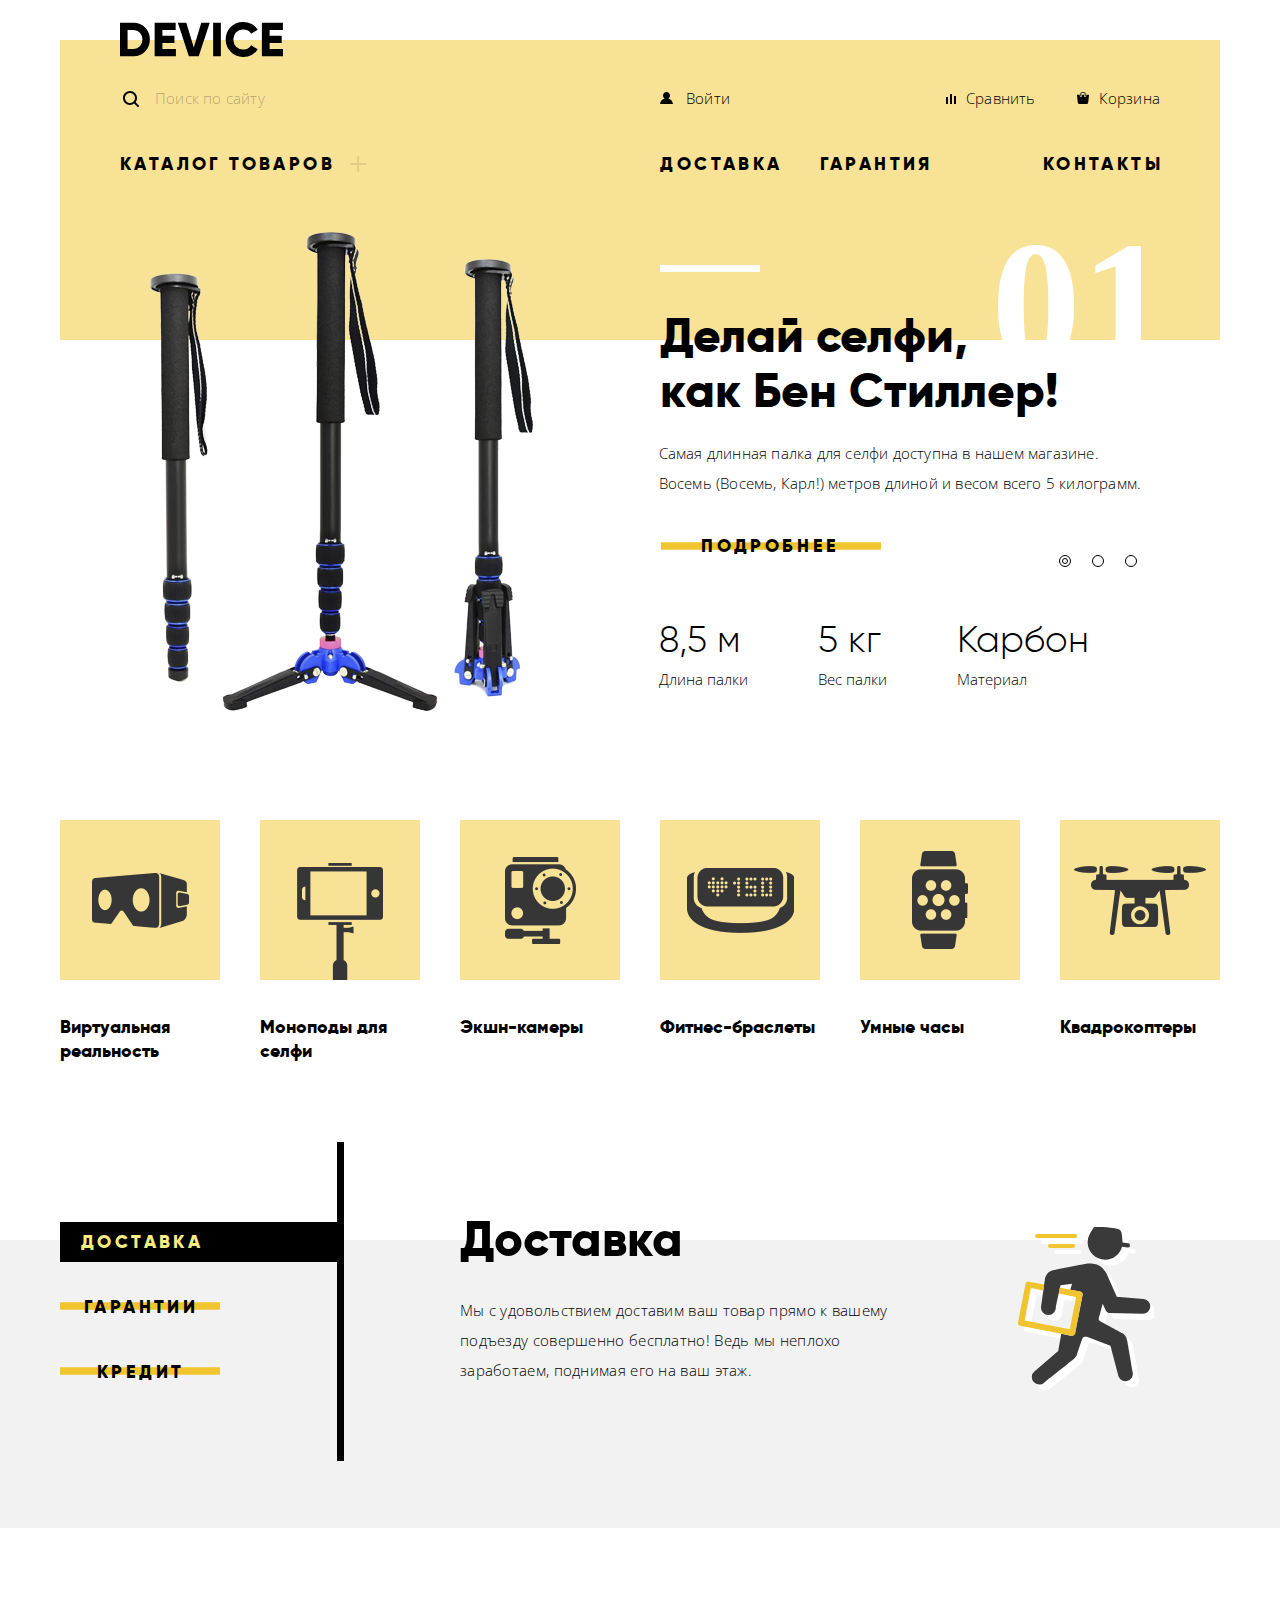
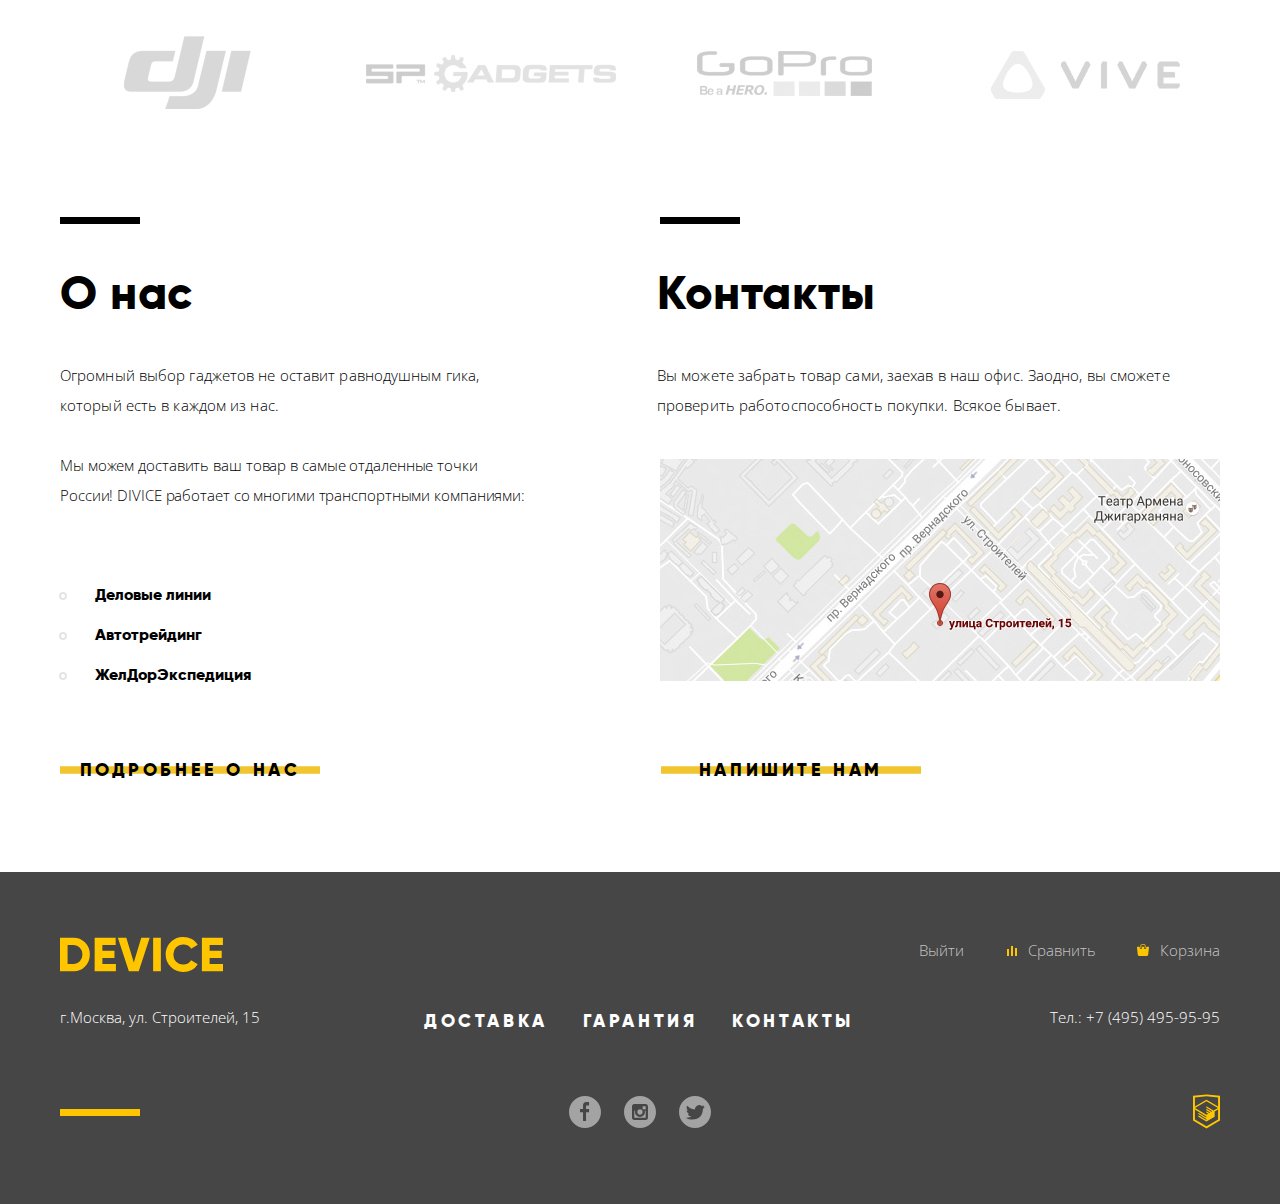
<file: index.html>
<!DOCTYPE html>
<html lang="ru">
  <head>
    <meta charset="utf-8">
    <title>Интернет-магазин Девайс</title>
    <link href="https://fonts.googleapis.com/css?family=Open+Sans:300&amp;subset=cyrillic" rel="stylesheet">
    <link href="css/normalize.css" rel="stylesheet">
    <link href="css/style.css" rel="stylesheet">
  </head>
  <body>
    <div class="container">
      <header class="main-header">
      <div class="header-top">
         <a class="main-header-logo" href="index.html">
           <img src="img/logo.svg" width="163" height="35" alt="Логотип интернет-магазина «Девайс»">
         </a>
         <span class="find-link">Поиск по сайту</span>
         <ul class="user-list">
           <li class="user-link"><a href="#">Войти</a></li>
         </ul>
         <ul class="user-button">
           <li class="compare-link"><a href="#">Сравнить</a></li>
           <li class="cart-link"><a href="#">Корзина</a></li>
         </ul>
       </div>
        <nav class="header-navigation">
        <ul class="site-navigation">
          <li class="nav-list catalog"><a class="catalog-button" href="catalog.html">Каталог товаров</a>
            <div class="submenu">
              <ul class="column-submenu">
                <li><a href="#">Виртуальная реальность</a></li>
                <li><a href="#">Моноподы для селфи</a></li>
                <li><a href="#">Экшн-камеры</a></li>
              </ul>
              <ul class="column-submenu">
                <li><a href="#">Фитнес-браслеты</a></li>
                <li><a href="#">Умные часы</a></li>
              </ul>
              <ul class="column-submenu">
                <li><a href="#">Квадрокоптеры</a></li>
              </ul>
            </div>
          </li>
          <li class="nav-list"><a href="#">Доставка</a></li>
          <li class="nav-list"><a href="#">Гарантия</a></li>
          <li class="nav-list"><a href="#">Контакты</a></li>
        </ul>
      </nav>
    </header>
    </div>
    <main>
      <h1 class="visually-hidden">Интернет-магазин «Девайс»</h1>
      <div class="slider-container container">
        <input class="visually-hidden-buttons" type="radio" id="slide-1" name="toggle" checked>
    <input class="visually-hidden-buttons" type="radio" id="slide-2" name="toggle">
    <input class="visually-hidden-buttons" type="radio" id="slide-3" name="toggle">
    <section class="slides-news">
      <div class="slides-buttons">
        <label for="slide-1">Первый</label>
        <label for="slide-2">Второй</label>
        <label for="slide-3">Третий</label>
      </div>
      <ul class="slides-list">
        <li class="first-slide" id="slide1">
        <div class="slides-news container">
          <div class="slides-column-left">
            <h2 class="visually-hidden">Новинки</h2>
            <img src="img/slider-1.png" alt="Селфи-палка" width="384" height="486">
          </div>
          <div class="slides-column-right">
            <h3 class="slides-title">Делай селфи, как Бен Стиллер!
            </h3>
            <p>Самая длинная палка для селфи доступна в нашем магазине. Восемь (Восемь, Карл!) метров длиной и весом всего 5 килограмм.
            </p>
            <div class="slides-wrapper">
              <div class="slides-wrapper-buttons">
                <a class="button-about button" href="#">Подробнее</a>
              </div>
              <div class="advantages-list">
                <ul>
                  <li>
                    <span class="advantage">8,5 м</span>
                    <span class="advantage-value">Длина палки</span>
                  </li>
                  <li>
                    <span class="advantage">5 кг</span>
                    <span class="advantage-value">Вес палки</span>
                  </li>
                  <li>
                    <span class="advantage">Карбон</span>
                    <span class="advantage-value">Материал</span>
                  </li>
                </ul>
              </div>
            </div>
        </div>
        </div>
    </li>

    <li class="second-slide" id="slide2">
    <div class="slides-news container">
      <div class="slides-column-left">
        <h2 class="visually-hidden">Новинки</h2>
        <img src="img/slider-2.png" alt="Селфи-палка" width="345" height="485">
      </div>
      <div class="slides-column-right">
        <h3 class="slides-title">Худеем правильно!
        </h3>
        <p>Мотивирующие фитнес-браслеты помогут найти в себе силы не пропускать занятия и соблюдать диету.
        </p>
        <div class="slides-wrapper">
          <div class="slides-wrapper-buttons">
            <a class="button-about button" href="#">Подробнее</a>
          </div>
          <div class="advantages-list">
            <ul>
              <li>
                <span class="advantage">48 часов</span>
                <span class="advantage-value">Без подзарядки</span>
              </li>
            </ul>
          </div>
        </div>
    </div>
    </div>
</li>

<li class="second-slide" id="slide3">
<div class="slides-news container">
  <div class="slides-column-left">
    <h2 class="visually-hidden">Новинки</h2>
    <img src="img/slider-3.png" alt="Селфи-палка" width="526" height="334">
  </div>
  <div class="slides-column-right">
    <h3 class="slides-title">Порхает как бабочка, жалит как пчела!
    </h3>
    <p>Этот обычный, на первый взгляд, квадрокоптер оснащен мощным лазером, замаскированным под стандартную камеру.
    </p>
    <div class="slides-wrapper">
      <div class="slides-wrapper-buttons">
        <a class="button-about button" href="#">Подробнее</a>
      </div>
      <div class="advantages-list">
        <ul>
          <li>
            <span class="advantage">800 м</span>
            <span class="advantage-value">Дальность полета</span>
          </li>
          <li>
            <span class="advantage">50 м</span>
            <span class="advantage-value">Радиус поражения</span>
          </li>
        </ul>
      </div>
    </div>
</div>
</div>
</li>
    </ul>
    </section>
    </div>
        <section class="container">
          <ul class="popular-categories">
            <li><a class="virt-cat" href="#">Виртуальная реальность</a></li>
            <li><a class="mono-cat" href="#">Моноподы для селфи</a></li>
            <li><a class="cam-cat" href="#">Экшн-камеры</a></li>
            <li><a class="fit-cat" href="#">Фитнес-браслеты</a></li>
            <li><a class="smart-cat" href="#">Умные часы</a></li>
            <li><a class="cvatro-cat" href="#">Квадрокоптеры</a></li>
          </ul>
        </section>
      <div class="decoration-services decoration">
        <section class="about-services container">
          <div class="services-column-left">
            <div class="services-button-Layer del-button">
              <button class="services-button button">
                Доставка
              </button>
            </div>
            <div class="services-button-Layer ">
            <button class="services-button button button-two">
              Гарантии
            </button>
            </div>
            <div class="services-button-Layer">
            <button class="services-button button button-three">
              Кредит
            </button>
          </div>
          </div>
          <div class="services-column-right slides-delivery">
            <h2>Доставка</h2>
            <p>Мы с удовольствием доставим ваш товар прямо к вашему подъезду совершенно бесплатно! Ведь мы неплохо заработаем, поднимая его на ваш этаж.</p>
          </div>
          <div class="services-column-right slides-warranty">
            <h2>Гарантия</h2>
            <p>Если из-за возгорания купленного у нас товара у вас сгорит дом — не переживайте, мы выдадим вам новый.</p>
            <p>Товар, не дом, конечно же.</p>
          </div>
          <div class="services-column-right slides-credit">
            <h2>Кредит</h2>
            <p>Залезть в долговую яму стало проще! Кредитные консультанты подберут для вас наиболее выгодные условия кредита. Выгодные для нашего банка, разумеется.</p>
          </div>
        </section>
      </div>
      <section class="logotypes container">
        <h2 class="visually-hidden">Бренды</h2>
        <ul>
          <li>
            <a href="#"></a>
          </li>
          <li>
            <a href="#"></a>
          </li>
          <li>
            <a href="#"></a>
          </li>
          <li>
            <a href="#"></a>
          </li>
        </ul>
      </section>
    <div class="about-container container">
        <section class="about">
            <h2 class="about-hidden">О нас</h2>
            <p>
               Огромный выбор гаджетов не оставит равнодушным гика, который есть в каждом из нас.
            </p>
            <p class="delivery">
              Мы можем доставить ваш товар в самые отдаленные точки
              России! DIVICE работает со многими транспортными компаниями:
            </p>
            <ul class="partners">
              <li>
                Деловые линии
              </li>
              <li>
                Автотрейдинг
              </li>
              <li>
                ЖелДорЭкспедиция
              </li>
            </ul>
            <a class="button-about button button-about-company" href="#">Подробнее о нас</a>
        </section>
        <section class="contacts">
        <h2 class="contacts-hidden">Контакты</h2>
        <p class="delivery-right">
          Вы можете забрать товар сами, заехав в наш офис. Заодно, вы сможете проверить работоспособность покупки. Всякое бывает.
        </p>
        <a href="#" ><img src="img/map.jpg" width="560" height="222" alt="Карта с местоположением офиса"></a>
        <a class="button-write button button-about-company" href="#">Напишите нам</a>
        </section>

    </div>
  </main>
  <div class="background-footer">
    <footer class="main-footer">
        <div class="container">
          <div class="section-footer">
      <div class="footer-top">
        <div>
          <a class="main-footer-logo">
            <img src="img/logo-footer.svg" width="163" height="35" alt="Логотип интернет-магазина «Девайс»">
          </a>
        </div>
        <div class="user-footer">
          <ul class="user-list-footer">
            <li class="user-link visually-hidden"><a href="login.html">Валентин Петухов</a></li>
            <li class="user-exit"><a href="logout.html">Выйти</a></li>
          </ul>
          <ul class="user-button-footer">
            <li class="compare-link-footer"><a href="compare.html">Сравнить</a></li>
            <li class="cart-link-footer"><a href="cart.html">Корзина</a></li>
          </ul>
        </div>
      </div>
      <div class="footer-middle">
        <p class="footer-adress">
          г.Москва, ул. Строителей, 15
        </p>
        <ul class="footer-container-navigation">
          <li><a href="delivery.html">Доставка</a></li>
          <li><a href="guarantee.html">Гарантия</a></li>
          <li><a href="contacts.html">Контакты</a></li>
        </ul>
        <div class="footer-container-phone">
        <p class="footer-phone">
          Тел.: +7 (495) 495-95-95
        </p>
       </div>
        </div>
       </div>
       <div class="footer-bottom">
        <ul class="social-list">
          <li><a class="social-button" href="#"><img src="img/fb.svg" width="32" height="32" alt="фэйсбук"></a></li>
          <li><a class="social-button" href="#"><img src="img/inst.svg" width="32" height="32" alt="инстаграм"></a></li>
          <li><a class="social-button" href="#"><img src="img/tvit.svg" width="32" height="32" alt="твиттер"></a></li>
        </ul>
        <a class="htmlacademy-link" href="https://htmlacademy.ru/intensive/htmlcss"><img src="img/logo-html-footer.svg" width="27" height="35" alt="разработчик htmlacademy»">
        </a>
      </div>
      </div>
    </footer>
  </div>
    <section class="popup-form">
      <div class="popup-form-wrapper" >
        <h2 class="visually-hidden">Форма для обратной связи</h2>
        <form class="popup-form_for_leather" action="https://echo.device.ru" method="post">
          <div class="names-wrapper">
          <div class="info-input-form">
            <label for="name">Ваше имя:</label>
            <input id="name" type="text" name="name" value="" placeholder="Имя Фамилия">
          </div>
          <div class="info-input-form">
            <label for="e-mail">Ваш e-mail:</label>
            <input id="e-mail" type="text" name="e-mail" value="" placeholder="email@example.com">
          </div>
          </div>
          <div class="info-input-form">
            <label for="leather">Текст письма:</label>
            <textarea id="leather" name="leather" placeholder="В свободной форме"></textarea>
          </div>
          <button class="button-form" type="button">Отправить</button>
        </form>
        <button class="popup-close" type="button" title="закрыть форму"></button>
      </div>
    </section>
    <section class="popup-map">
        <h2 class="visually-hidden">Карта с расположением офиса</h2>
        <img src="img/map-big.png" width="999" height="593" alt="Офис компании по адресу: ул. Строителей дом 15">
        <button class="popup-close-map" type="button" title="закрыть карту"></button>
    </section>
  </body>
</html>
</file>
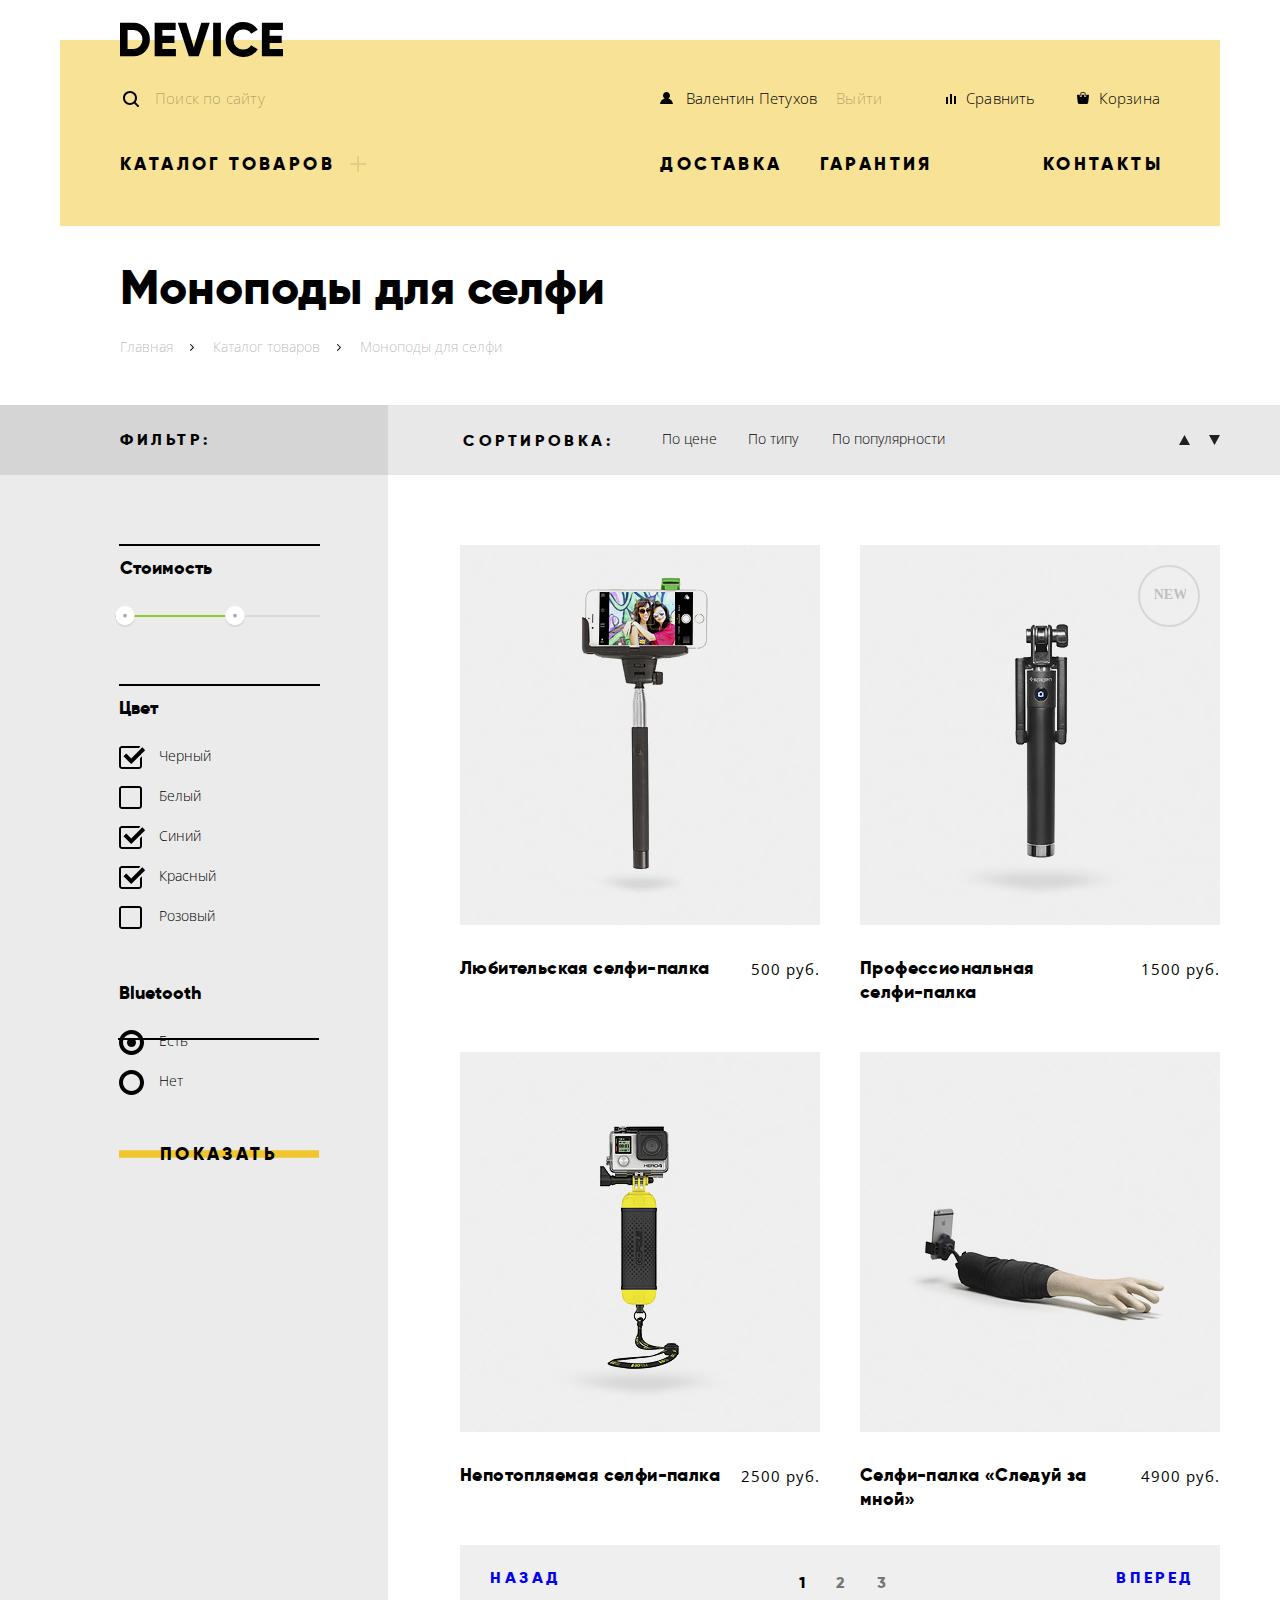
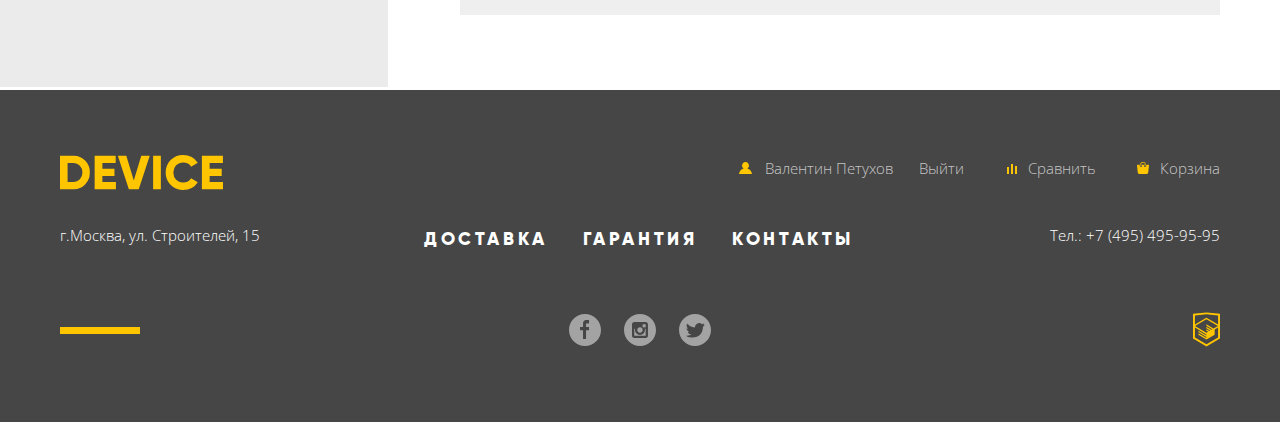
<file: catalog.html>
<!DOCTYPE html>
<html lang="ru">
  <head>
    <meta charset="utf-8">
    <title>Каталог интернет-магазина Девайс</title>
    <link href="https://fonts.googleapis.com/css?family=Open+Sans:300&amp;subset=cyrillic" rel="stylesheet">
    <link href="css/normalize.css" rel="stylesheet">
    <link href="css/style.css" rel="stylesheet">
  </head>
  <body>
    <div class="container">
      <header class="main-header-catalog main-header">
      <div class="header-top">
         <a class="main-header-logo" href="index.html">
           <img src="img/logo.svg" width="163" height="35" alt="Логотип интернет-магазина «Девайс»">
         </a>
         <span class="find-link">Поиск по сайту</span>
         <ul class="user-list">
           <li class="user-link"><a href="#">Валентин Петухов</a></li>
           <li class="user-link-out"><a href="#">Выйти</a></li>
         </ul>
         <ul class="user-button">
           <li class="compare-link"><a href="compare.html">Сравнить</a></li>
           <li class="cart-link"><a href="cart.html">Корзина</a></li>
         </ul>
       </div>
        <nav class="header-navigation">
        <ul class="site-navigation">
          <li class="nav-list catalog"><a class="catalog-button" href="catalog.html">Каталог товаров</a>
            <div class="submenu vissually-hidden">
              <ul class="column-submenu vissually-hidden">
                <li><a href="#">Виртуальная реальность</a></li>
                <li><a href="#">Моноподы для селфи</a></li>
                <li><a href="#">Экшн-камеры</a></li>
              </ul>
              <ul class="column-submenu">
                <li><a href="#">Фитнес-браслеты</a></li>
                <li><a href="#">Умные часы</a></li>
              </ul>
              <ul class="column-submenu">
                <li><a href="#">Квадрокоптеры</a></li>
              </ul>
            </div>
          </li>
          <li class="nav-list"><a href="delivery.html">Доставка</a></li>
          <li class="nav-list"><a href="guarantee.html">Гарантия</a></li>
          <li class="nav-list"><a href="contacts.html">Контакты</a></li>
        </ul>
      </nav>
    </header>
    </div>
    <main>
      <div class="container">
        <h1 class="page-title title-catalog">Моноподы для селфи</h1>
        <ul class="breadcrumbs">
          <li><a class="nav-arrow" href="index.html">Главная</a></li>
          <li><a class="nav-arrow" href="catalog.html">Каталог товаров</a></li>
          <li class="breadcrumbs-current"><a href="#">Моноподы для селфи</a></li>
        </ul>
      </div>
      <div class="catalog-decoration">
        <div class="filter-decoration">
          <div class="container main-section">
            <section class="filters">
              <h2 class="filter-hidden">Фильтр:</h2>
              <form class="catalog-form" action="https://echo.htmlacademy.ru" method="get">
                <div class="filter-range">
                  <span>Стоимость</span>
                  <div class="price-controls">
                    <div class="range-controls">
                      <div class="scale">
                        <div class="bar"></div>
                      </div>
                      <div class="range-toggle range-toggle-min"></div>
                      <div class="range-toggle range-toggle-max"></div>
                    </div>
                  </div>
                </div>
                <fieldset>
                  <legend class="color">Цвет</legend>
                  <ul class="filter-color">
                    <li class="filter-option">
                      <input class="filter-input filter-input-checkbox visually-hidden-buttons" type="checkbox" name="black" id="black" checked>
                      <label class="label-checkbox" for="black">Черный</label>
                    </li>
                    <li class="filter-option">
                      <input class="filter-input filter-input-checkbox visually-hidden-buttons" type="checkbox" name="white" id="white">
                      <label class="label-checkbox" for="white">Белый</label>
                    </li>
                    <li class="filter-option">
                      <input class="filter-input filter-input-checkbox visually-hidden-buttons" type="checkbox" name="blue" id="blue" checked>
                      <label class="label-checkbox" for="blue">Синий</label>
                    </li>
                    <li class="filter-option">
                      <input class="filter-input filter-input-checkbox visually-hidden-buttons" type="checkbox" name="red" id="red" checked>
                      <label class="label-checkbox" for="red">Красный</label>
                    </li>
                    <li class="filter-option">
                      <input class="filter-input filter-input-checkbox visually-hidden-buttons" type="checkbox" name="pink" id="pink">
                      <label class="label-checkbox" for="pink">Розовый</label>
                    </li>
                  </ul>
                </fieldset>
                <fieldset class="bluetooth-choese">
                  <legend class="bluetooth">Bluetooth</legend>
                  <ul class="bluetooth-filter">
                    <li class="filter-option">
                     <input class="filter-input filter-input-radio visually-hidden-buttons" type="radio" name="bluetooth" value="have-bluetooth" id="have" checked>
                     <label class="label-radio" for="have">Есть</label>
                    </li>
                    <li class="filter-option">
                     <input class="filter-input filter-input-radio visually-hidden-buttons" type="radio" name="bluetooth" value="have-not-bluetooth" id="have-not">
                     <label class="label-radio" for="have-not">Нет</label>
                    </li>
                  </ul>
                </fieldset>
                <button type="submit" class="button-form submit-button button">Показать</button>
              </form>
            </section>
            <section class="catalog">
            <div class="sorting">
              <span class="sorting-span">Сортировка:</span>
              <ul class="sorting-list">
                <li><a class="sorting-link" href="#">По цене</a></li>
                <li><a class="sorting-link" href="#">По типу</a></li>
                <li><a class="sorting-link" href="#">По популярности</a></li>
              </ul>
              <ul class=sorting-arrow-list>
                <li><a class="sorting-arrow" href="#"><img src="img/icon-up-dir.svg" width="11" height="10" alt="от меньшего к большему"></a></li>
                <li><a class="sorting-arrow" href="#"><img src="img/icon-down-dir.svg" width="11" height="10" alt="от большего к меньшему"></a></li>
              </ul>
            </div>
            <h2 class="visually-hidden">Список моноподов для селфи</h2>
            <ul class="catalog-list">
              <li class="catalog-item">
                  <img class="catalog-image-item" src="img/product-1.jpg" width="360" height="380" alt="Любительская селфи-палка">
                  <div class="items-wrapper">
                   <h3>
                     <a href="catalog-item.html">
                       Любительская селфи-палка
                     </a>
                   </h3>
                   <p class="catalog-item-price">
                     <b>500 руб.</b>
                   </p>
                 </div>
                 <div class="invisible-buttons">
                   <a class="button-addtocart button" href="#">В корзину</a>
                   <a class="button-addtocompare" href="#">Добавить к сравнению</a>
                 </div>
               </li>
               <li class="catalog-item item-new">
                  <img class="catalog-image-item" src="img/product-2.jpg" width="360" height="380" alt="Профессиональная селфи-палка">
                  <div class="items-wrapper wrap-container">
                   <h3>
                     <a href="catalog-item-2.html">
                       Профессиональная селфи-палка
                     </a>
                   </h3>
                   <p class="catalog-item-price">
                     <b>1500 руб.</b>
                   </p>
                </div>
                 <div class="invisible-buttons">
                   <a class="button-addtocart button" href="#">В корзину</a>
                   <a class="button-addtocompare" href="#">Добавить к сравнению</a>
                 </div>
               </li>

               <li class="catalog-item">
                 <p class="catalog-item-image">
                   <a href="catalog-item-3.html">
                     <img class="catalog-image-item" src="img/product-3.jpg" width="360" height="380" alt="Непотопляемая селфи-палка">
                   </a>
                 </p>
                 <div class="items-wrapper">
                   <h3>
                     <a href="catalog-item-2.html">
                       Непотопляемая селфи-палка
                     </a>
                   </h3>
                   <p class="catalog-item-price">
                     <b>2500 руб.</b>
                   </p>
                 </div>
                 <div class="invisible-buttons">
                   <a class="button-addtocart button" href="#">В корзину</a>
                   <a class="button-addtocompare" href="#">Добавить к сравнению</a>
                 </div>
               </li>
               <li class="catalog-item">
                 <p class="catalog-item-image">
                   <a href="catalog-item-4.html">
                     <img class="catalog-image-item" src="img/product-4.jpg" width="360" height="380" alt="Селфи-палка Следуй за мной">
                   </a>
                 </p>
                 <div class="items-wrapper">
                   <h3>
                     <a href="catalog-item-4.html">
                       Селфи-палка &laquo;Следуй за мной&raquo;
                     </a>
                   </h3>
                   <p class="catalog-item-price">
                     <b>4900 руб.</b>
                   </p>
                 </div>
                 <div class="invisible-buttons">
                   <a class="button-addtocart button" href="#">В корзину</a>
                   <a class="button-addtocompare" href="#">Добавить к сравнению</a>
                 </div>
               </li>
            </ul>
            <div class="nav-catalog">
              <a class="nav-catalog-link" href="#">Назад</a>
              <ul class="nav-catalog-list">
                <li><a class="sorting-span" href="#">1</a></li>
                <li><a class="sorting-span not-pusched-page" href="#">2</a></li>
                <li><a class="sorting-span not-pusched-page" href="#">3</a></li>
              </ul>
              <a class="nav-catalog-link" href="#">Вперед</a>
            </div>
          </section>
          </div>
        </div>
      </div>
    </main>
    <div class="background-footer">
      <footer class="main-footer">
          <div class="container">
            <div class="section-footer">
        <div class="footer-top">
          <div>
            <a class="main-footer-logo">
              <img src="img/logo-footer.svg" width="163" height="35" alt="Логотип интернет-магазина «Девайс»">
            </a>
          </div>
          <div class="user-footer">
            <ul class="user-list-footer">
              <li class="user-link footer-exit"><a href="login.html">Валентин Петухов</a></li>
              <li class="user-exit"><a href="logout.html">Выйти</a></li>
            </ul>
            <ul class="user-button-footer">
              <li class="compare-link-footer"><a href="compare.html">Сравнить</a></li>
              <li class="cart-link-footer"><a href="cart.html">Корзина</a></li>
            </ul>
          </div>
        </div>
        <div class="footer-middle">
          <p class="footer-adress">
            г.Москва, ул. Строителей, 15
          </p>
          <ul class="footer-container-navigation">
            <li><a href="delivery.html">Доставка</a></li>
            <li><a href="guarantee.html">Гарантия</a></li>
            <li><a href="contacts.html">Контакты</a></li>
          </ul>
          <div class="footer-container-phone">
          <p class="footer-phone">
            Тел.: +7 (495) 495-95-95
          </p>
         </div>
          </div>
         </div>
         <div class="footer-bottom">
          <ul class="social-list">
            <li><a class="social-button" href="#"><img src="img/fb.svg" width="32" height="32" alt="фэйсбук"></a></li>
            <li><a class="social-button" href="#"><img src="img/inst.svg" width="32" height="32" alt="инстаграм"></a></li>
            <li><a class="social-button" href="#"><img src="img/tvit.svg" width="32" height="32" alt="твиттер"></a></li>
          </ul>
          <a class="htmlacademy-link" href="https://htmlacademy.ru/intensive/htmlcss"><img src="img/logo-html-footer.svg" width="27" height="35" alt="разработчик htmlacademy»">
          </a>
        </div>
        </div>
      </footer>
    </div>
  </body>
</html>
</file>
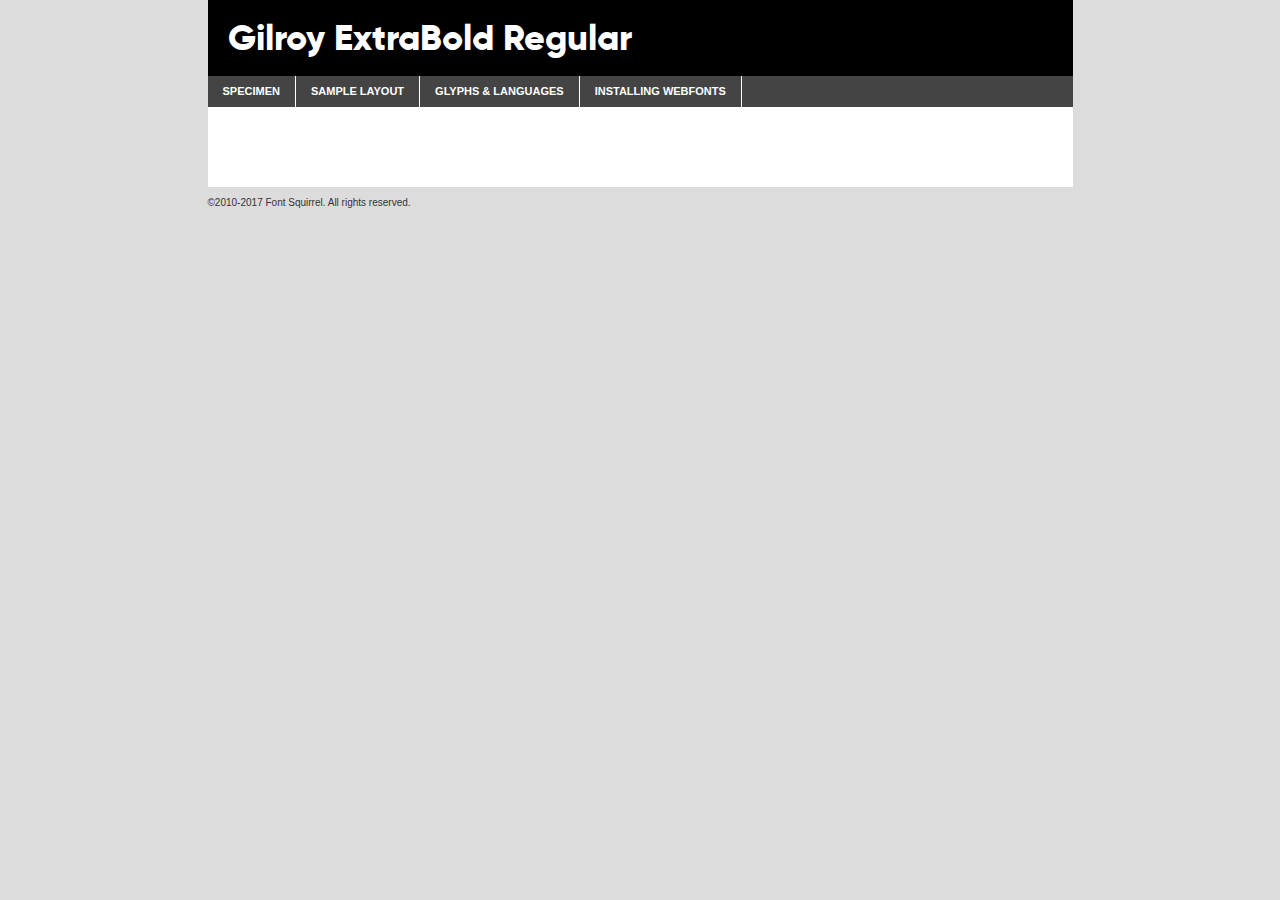
<file: fonts/webfontkit-20190224-094359/gilroyextrabold-demo.html>
<!DOCTYPE html PUBLIC "-//W3C//DTD XHTML 1.0 Transitional//EN"
	"http://www.w3.org/TR/xhtml1/DTD/xhtml1-transitional.dtd">

<html xmlns="http://www.w3.org/1999/xhtml" xml:lang="en" lang="en">
<head>
	<meta http-equiv="Content-Type" content="text/html; charset=utf-8" />
	<script src="http://ajax.googleapis.com/ajax/libs/jquery/1.7.2/jquery.min.js" type="text/javascript" charset="utf-8"></script>
	<script type="text/javascript">
	(function($){$.fn.easyTabs=function(option){var param=jQuery.extend({fadeSpeed:"fast",defaultContent:1,activeClass:'active'},option);$(this).each(function(){var thisId="#"+this.id;if(param.defaultContent==''){param.defaultContent=1;}
	if(typeof param.defaultContent=="number")
	{var defaultTab=$(thisId+" .tabs li:eq("+(param.defaultContent-1)+") a").attr('href').substr(1);}else{var defaultTab=param.defaultContent;}
	$(thisId+" .tabs li a").each(function(){var tabToHide=$(this).attr('href').substr(1);$("#"+tabToHide).addClass('easytabs-tab-content');});hideAll();changeContent(defaultTab);function hideAll(){$(thisId+" .easytabs-tab-content").hide();}
	function changeContent(tabId){hideAll();$(thisId+" .tabs li").removeClass(param.activeClass);$(thisId+" .tabs li a[href=#"+tabId+"]").closest('li').addClass(param.activeClass);if(param.fadeSpeed!="none")
	{$(thisId+" #"+tabId).fadeIn(param.fadeSpeed);}else{$(thisId+" #"+tabId).show();}}
	$(thisId+" .tabs li").click(function(){var tabId=$(this).find('a').attr('href').substr(1);changeContent(tabId);return false;});});}})(jQuery);
	</script>
	<link rel="stylesheet" href="specimen_files/specimen_stylesheet.css" type="text/css" charset="utf-8" />
	<link rel="stylesheet" href="stylesheet.css" type="text/css" charset="utf-8" />

	<style type="text/css">
					body{
				font-family: 'gilroyextrabold';
							}
		</style>

	<title>Gilroy ExtraBold Regular Specimen</title>
	
	
	<script type="text/javascript" charset="utf-8">
		$(document).ready(function() {
			$('#container').easyTabs({defaultContent:1});
		});
	</script>
</head>

<body>
<div id="container">
	<div id="header">
		Gilroy ExtraBold Regular	</div>
	<ul class="tabs">
		<li><a href="#specimen">Specimen</a></li>
		<li><a href="#layout">Sample Layout</a></li>
				<li><a href="#glyphs">Glyphs &amp; Languages</a></li>
		<li><a href="#installing">Installing Webfonts</a></li>
		
	</ul>
	
	<div id="main_content">

		
			<div id="specimen">
		
				<div class="section">
					<div class="grid12 firstcol">
						<div class="huge">AaBb</div>
					</div>
				</div>
		
				<div class="section">
					<div class="glyph_range">A&#x200B;B&#x200b;C&#x200b;D&#x200b;E&#x200b;F&#x200b;G&#x200b;H&#x200b;I&#x200b;J&#x200b;K&#x200b;L&#x200b;M&#x200b;N&#x200b;O&#x200b;P&#x200b;Q&#x200b;R&#x200b;S&#x200b;T&#x200b;U&#x200b;V&#x200b;W&#x200b;X&#x200b;Y&#x200b;Z&#x200b;a&#x200b;b&#x200b;c&#x200b;d&#x200b;e&#x200b;f&#x200b;g&#x200b;h&#x200b;i&#x200b;j&#x200b;k&#x200b;l&#x200b;m&#x200b;n&#x200b;o&#x200b;p&#x200b;q&#x200b;r&#x200b;s&#x200b;t&#x200b;u&#x200b;v&#x200b;w&#x200b;x&#x200b;y&#x200b;z&#x200b;1&#x200b;2&#x200b;3&#x200b;4&#x200b;5&#x200b;6&#x200b;7&#x200b;8&#x200b;9&#x200b;0&#x200b;&amp;&#x200b;.&#x200b;,&#x200b;?&#x200b;!&#x200b;&#64;&#x200b;(&#x200b;)&#x200b;#&#x200b;$&#x200b;%&#x200b;*&#x200b;+&#x200b;-&#x200b;=&#x200b;:&#x200b;;</div>
				</div>
				<div class="section">
					<div class="grid12 firstcol">
						<table class="sample_table">
							<tr><td>10</td><td class="size10">abcdefghijklmnopqrstuvwxyzABCDEFGHIJKLMNOPQRSTUVWXYZ0123456789abcdefghijklmnopqrstuvwxyzABCDEFGHIJKLMNOPQRSTUVWXYZ0123456789abcdefghijklmnopqrstuvwxyzABCDEFGHIJKLMNOPQRSTUVWXYZ</td></tr>
							<tr><td>11</td><td class="size11">abcdefghijklmnopqrstuvwxyzABCDEFGHIJKLMNOPQRSTUVWXYZ0123456789abcdefghijklmnopqrstuvwxyzABCDEFGHIJKLMNOPQRSTUVWXYZ0123456789abcdefghijklmnopqrstuvwxyzABCDEFGHIJKLMNOPQRSTUVWXYZ</td></tr>
							<tr><td>12</td><td class="size12">abcdefghijklmnopqrstuvwxyzABCDEFGHIJKLMNOPQRSTUVWXYZ0123456789abcdefghijklmnopqrstuvwxyzABCDEFGHIJKLMNOPQRSTUVWXYZ0123456789abcdefghijklmnopqrstuvwxyzABCDEFGHIJKLMNOPQRSTUVWXYZ</td></tr>
							<tr><td>13</td><td class="size13">abcdefghijklmnopqrstuvwxyzABCDEFGHIJKLMNOPQRSTUVWXYZ0123456789abcdefghijklmnopqrstuvwxyzABCDEFGHIJKLMNOPQRSTUVWXYZ0123456789abcdefghijklmnopqrstuvwxyzABCDEFGHIJKLMNOPQRSTUVWXYZ</td></tr>
							<tr><td>14</td><td class="size14">abcdefghijklmnopqrstuvwxyzABCDEFGHIJKLMNOPQRSTUVWXYZ0123456789abcdefghijklmnopqrstuvwxyzABCDEFGHIJKLMNOPQRSTUVWXYZ0123456789abcdefghijklmnopqrstuvwxyzABCDEFGHIJKLMNOPQRSTUVWXYZ</td></tr>
							<tr><td>16</td><td class="size16">abcdefghijklmnopqrstuvwxyzABCDEFGHIJKLMNOPQRSTUVWXYZ0123456789abcdefghijklmnopqrstuvwxyzABCDEFGHIJKLMNOPQRSTUVWXYZ</td></tr>
							<tr><td>18</td><td class="size18">abcdefghijklmnopqrstuvwxyzABCDEFGHIJKLMNOPQRSTUVWXYZ0123456789abcdefghijklmnopqrstuvwxyzABCDEFGHIJKLMNOPQRSTUVWXYZ</td></tr>
							<tr><td>20</td><td class="size20">abcdefghijklmnopqrstuvwxyzABCDEFGHIJKLMNOPQRSTUVWXYZ0123456789abcdefghijklmnopqrstuvwxyzABCDEFGHIJKLMNOPQRSTUVWXYZ</td></tr>
							<tr><td>24</td><td class="size24">abcdefghijklmnopqrstuvwxyzABCDEFGHIJKLMNOPQRSTUVWXYZ0123456789abcdefghijklmnopqrstuvwxyzABCDEFGHIJKLMNOPQRSTUVWXYZ</td></tr>
							<tr><td>30</td><td class="size30">abcdefghijklmnopqrstuvwxyzABCDEFGHIJKLMNOPQRSTUVWXYZ0123456789abcdefghijklmnopqrstuvwxyzABCDEFGHIJKLMNOPQRSTUVWXYZ</td></tr>
							<tr><td>36</td><td class="size36">abcdefghijklmnopqrstuvwxyzABCDEFGHIJKLMNOPQRSTUVWXYZ0123456789abcdefghijklmnopqrstuvwxyzABCDEFGHIJKLMNOPQRSTUVWXYZ</td></tr>
							<tr><td>48</td><td class="size48">abcdefghijklmnopqrstuvwxyzABCDEFGHIJKLMNOPQRSTUVWXYZ0123456789abcdefghijklmnopqrstuvwxyzABCDEFGHIJKLMNOPQRSTUVWXYZ</td></tr>
							<tr><td>60</td><td class="size60">abcdefghijklmnopqrstuvwxyzABCDEFGHIJKLMNOPQRSTUVWXYZ0123456789abcdefghijklmnopqrstuvwxyzABCDEFGHIJKLMNOPQRSTUVWXYZ</td></tr>
							<tr><td>72</td><td class="size72">abcdefghijklmnopqrstuvwxyzABCDEFGHIJKLMNOPQRSTUVWXYZ0123456789abcdefghijklmnopqrstuvwxyzABCDEFGHIJKLMNOPQRSTUVWXYZ</td></tr>
							<tr><td>90</td><td class="size90">abcdefghijklmnopqrstuvwxyzABCDEFGHIJKLMNOPQRSTUVWXYZ0123456789abcdefghijklmnopqrstuvwxyzABCDEFGHIJKLMNOPQRSTUVWXYZ</td></tr>
						</table>
				
					</div>
			
				</div>
		
		
		
								<div class="section" id="bodycomparison">


										<div id="xheight">
				<div class="fontbody">&#x25FC;&#x25FC;&#x25FC;&#x25FC;&#x25FC;&#x25FC;&#x25FC;&#x25FC;&#x25FC;&#x25FC;&#x25FC;&#x25FC;&#x25FC;&#x25FC;&#x25FC;&#x25FC;&#x25FC;&#x25FC;&#x25FC;&#x25FC;&#x25FC;&#x25FC;&#x25FC;&#x25FC;&#x25FC;&#x25FC;&#x25FC;&#x25FC;&#x25FC;&#x25FC;&#x25FC;&#x25FC;&#x25FC;&#x25FC;&#x25FC;&#x25FC;&#x25FC;&#x25FC;&#x25FC;&#x25FC;&#x25FC;&#x25FC;&#x25FC;&#x25FC;&#x25FC;&#x25FC;&#x25FC;&#x25FC;&#x25FC;&#x25FC;&#x25FC;&#x25FC;&#x25FC;&#x25FC;&#x25FC;&#x25FC;&#x25FC;&#x25FC;&#x25FC;&#x25FC;&#x25FC;&#x25FC;&#x25FC;&#x25FC;&#x25FC;&#x25FC;&#x25FC;&#x25FC;&#x25FC;&#x25FC;&#x25FC;&#x25FC;&#x25FC;&#x25FC;&#x25FC;&#x25FC;&#x25FC;&#x25FC;&#x25FC;&#x25FC;&#x25FC;&#x25FC;&#x25FC;&#x25FC;&#x25FC;&#x25FC;&#x25FC;&#x25FC;&#x25FC;&#x25FC;&#x25FC;&#x25FC;&#x25FC;&#x25FC;&#x25FC;&#x25FC;&#x25FC;&#x25FC;&#x25FC;body</div><div class="arialbody">body</div><div class="verdanabody">body</div><div class="georgiabody">body</div></div>
										<div class="fontbody" style="z-index:1">
											body<span>Gilroy ExtraBold Regular</span>
										</div>
										<div class="arialbody" style="z-index:1">
											body<span>Arial</span>
										</div>
										<div class="verdanabody" style="z-index:1">
											body<span>Verdana</span>
										</div>
										<div class="georgiabody" style="z-index:1">
											body<span>Georgia</span>
										</div>



								</div>
		
		
				<div class="section psample psample_row1" id="">
					
					<div class="grid2 firstcol">
						<p class="size10"><span>10.</span>Aenean lacinia bibendum nulla sed consectetur. Fusce dapibus, tellus ac cursus commodo, tortor mauris condimentum nibh, ut fermentum massa justo sit amet risus. Nullam id dolor id nibh ultricies vehicula ut id elit. Cum sociis natoque penatibus et magnis dis parturient montes, nascetur ridiculus mus. Nulla vitae elit libero, a pharetra augue.</p>
			
					</div>
					<div class="grid3">
						<p class="size11"><span>11.</span>Aenean lacinia bibendum nulla sed consectetur. Fusce dapibus, tellus ac cursus commodo, tortor mauris condimentum nibh, ut fermentum massa justo sit amet risus. Nullam id dolor id nibh ultricies vehicula ut id elit. Cum sociis natoque penatibus et magnis dis parturient montes, nascetur ridiculus mus. Nulla vitae elit libero, a pharetra augue.</p>
			
					</div>
					<div class="grid3">
						<p class="size12"><span>12.</span>Aenean lacinia bibendum nulla sed consectetur. Fusce dapibus, tellus ac cursus commodo, tortor mauris condimentum nibh, ut fermentum massa justo sit amet risus. Nullam id dolor id nibh ultricies vehicula ut id elit. Cum sociis natoque penatibus et magnis dis parturient montes, nascetur ridiculus mus. Nulla vitae elit libero, a pharetra augue.</p>
			
					</div>
					<div class="grid4">
						<p class="size13"><span>13.</span>Aenean lacinia bibendum nulla sed consectetur. Fusce dapibus, tellus ac cursus commodo, tortor mauris condimentum nibh, ut fermentum massa justo sit amet risus. Nullam id dolor id nibh ultricies vehicula ut id elit. Cum sociis natoque penatibus et magnis dis parturient montes, nascetur ridiculus mus. Nulla vitae elit libero, a pharetra augue.</p>
			
					</div>
					<div class="white_blend"></div>
					
				</div>
				<div class="section psample psample_row2" id="">
					<div class="grid3 firstcol">
						<p class="size14"><span>14.</span>Aenean lacinia bibendum nulla sed consectetur. Fusce dapibus, tellus ac cursus commodo, tortor mauris condimentum nibh, ut fermentum massa justo sit amet risus. Nullam id dolor id nibh ultricies vehicula ut id elit. Cum sociis natoque penatibus et magnis dis parturient montes, nascetur ridiculus mus. Nulla vitae elit libero, a pharetra augue.</p>
			
					</div>
					<div class="grid4">
						<p class="size16"><span>16.</span>Aenean lacinia bibendum nulla sed consectetur. Fusce dapibus, tellus ac cursus commodo, tortor mauris condimentum nibh, ut fermentum massa justo sit amet risus. Nullam id dolor id nibh ultricies vehicula ut id elit. Cum sociis natoque penatibus et magnis dis parturient montes, nascetur ridiculus mus. Nulla vitae elit libero, a pharetra augue.</p>
			
					</div>
					<div class="grid5">
						<p class="size18"><span>18.</span>Aenean lacinia bibendum nulla sed consectetur. Fusce dapibus, tellus ac cursus commodo, tortor mauris condimentum nibh, ut fermentum massa justo sit amet risus. Nullam id dolor id nibh ultricies vehicula ut id elit. Cum sociis natoque penatibus et magnis dis parturient montes, nascetur ridiculus mus. Nulla vitae elit libero, a pharetra augue.</p>
			
					</div>

					<div class="white_blend"></div>

				</div>
				
				<div class="section psample psample_row3" id="">
					<div class="grid5 firstcol">
						<p class="size20"><span>20.</span>Aenean lacinia bibendum nulla sed consectetur. Fusce dapibus, tellus ac cursus commodo, tortor mauris condimentum nibh, ut fermentum massa justo sit amet risus. Nullam id dolor id nibh ultricies vehicula ut id elit. Cum sociis natoque penatibus et magnis dis parturient montes, nascetur ridiculus mus. Nulla vitae elit libero, a pharetra augue.</p>
					</div>
					<div class="grid7">
						<p class="size24"><span>24.</span>Aenean lacinia bibendum nulla sed consectetur. Fusce dapibus, tellus ac cursus commodo, tortor mauris condimentum nibh, ut fermentum massa justo sit amet risus. Nullam id dolor id nibh ultricies vehicula ut id elit. Cum sociis natoque penatibus et magnis dis parturient montes, nascetur ridiculus mus. Nulla vitae elit libero, a pharetra augue.</p>
					</div>
					
					<div class="white_blend"></div>
					
				</div>
				
				<div class="section psample psample_row4" id="">
					<div class="grid12 firstcol">
						<p class="size30"><span>30.</span>Aenean lacinia bibendum nulla sed consectetur. Fusce dapibus, tellus ac cursus commodo, tortor mauris condimentum nibh, ut fermentum massa justo sit amet risus. Nullam id dolor id nibh ultricies vehicula ut id elit. Cum sociis natoque penatibus et magnis dis parturient montes, nascetur ridiculus mus. Nulla vitae elit libero, a pharetra augue.</p>
					</div>
					<div class="white_blend"></div>
					
				</div>
				
				
				
				<div class="section psample psample_row1 fullreverse">
					<div class="grid2 firstcol">
						<p class="size10"><span>10.</span>Aenean lacinia bibendum nulla sed consectetur. Fusce dapibus, tellus ac cursus commodo, tortor mauris condimentum nibh, ut fermentum massa justo sit amet risus. Nullam id dolor id nibh ultricies vehicula ut id elit. Cum sociis natoque penatibus et magnis dis parturient montes, nascetur ridiculus mus. Nulla vitae elit libero, a pharetra augue.</p>
			
					</div>
					<div class="grid3">
						<p class="size11"><span>11.</span>Aenean lacinia bibendum nulla sed consectetur. Fusce dapibus, tellus ac cursus commodo, tortor mauris condimentum nibh, ut fermentum massa justo sit amet risus. Nullam id dolor id nibh ultricies vehicula ut id elit. Cum sociis natoque penatibus et magnis dis parturient montes, nascetur ridiculus mus. Nulla vitae elit libero, a pharetra augue.</p>
			
					</div>
					<div class="grid3">
						<p class="size12"><span>12.</span>Aenean lacinia bibendum nulla sed consectetur. Fusce dapibus, tellus ac cursus commodo, tortor mauris condimentum nibh, ut fermentum massa justo sit amet risus. Nullam id dolor id nibh ultricies vehicula ut id elit. Cum sociis natoque penatibus et magnis dis parturient montes, nascetur ridiculus mus. Nulla vitae elit libero, a pharetra augue.</p>
			
					</div>
					<div class="grid4">
						<p class="size13"><span>13.</span>Aenean lacinia bibendum nulla sed consectetur. Fusce dapibus, tellus ac cursus commodo, tortor mauris condimentum nibh, ut fermentum massa justo sit amet risus. Nullam id dolor id nibh ultricies vehicula ut id elit. Cum sociis natoque penatibus et magnis dis parturient montes, nascetur ridiculus mus. Nulla vitae elit libero, a pharetra augue.</p>
			
					</div>
					<div class="black_blend"></div>
					
				</div>
				
				<div class="section psample psample_row2 fullreverse">
					<div class="grid3 firstcol">
						<p class="size14"><span>14.</span>Aenean lacinia bibendum nulla sed consectetur. Fusce dapibus, tellus ac cursus commodo, tortor mauris condimentum nibh, ut fermentum massa justo sit amet risus. Nullam id dolor id nibh ultricies vehicula ut id elit. Cum sociis natoque penatibus et magnis dis parturient montes, nascetur ridiculus mus. Nulla vitae elit libero, a pharetra augue.</p>
			
					</div>
					<div class="grid4">
						<p class="size16"><span>16.</span>Aenean lacinia bibendum nulla sed consectetur. Fusce dapibus, tellus ac cursus commodo, tortor mauris condimentum nibh, ut fermentum massa justo sit amet risus. Nullam id dolor id nibh ultricies vehicula ut id elit. Cum sociis natoque penatibus et magnis dis parturient montes, nascetur ridiculus mus. Nulla vitae elit libero, a pharetra augue.</p>
			
					</div>
					<div class="grid5">
						<p class="size18"><span>18.</span>Aenean lacinia bibendum nulla sed consectetur. Fusce dapibus, tellus ac cursus commodo, tortor mauris condimentum nibh, ut fermentum massa justo sit amet risus. Nullam id dolor id nibh ultricies vehicula ut id elit. Cum sociis natoque penatibus et magnis dis parturient montes, nascetur ridiculus mus. Nulla vitae elit libero, a pharetra augue.</p>
			
					</div>
					<div class="black_blend"></div>

				</div>
				
				<div class="section psample fullreverse psample_row3" id="">
					<div class="grid5 firstcol">
						<p class="size20"><span>20.</span>Aenean lacinia bibendum nulla sed consectetur. Fusce dapibus, tellus ac cursus commodo, tortor mauris condimentum nibh, ut fermentum massa justo sit amet risus. Nullam id dolor id nibh ultricies vehicula ut id elit. Cum sociis natoque penatibus et magnis dis parturient montes, nascetur ridiculus mus. Nulla vitae elit libero, a pharetra augue.</p>
					</div>
					<div class="grid7">
						<p class="size24"><span>24.</span>Aenean lacinia bibendum nulla sed consectetur. Fusce dapibus, tellus ac cursus commodo, tortor mauris condimentum nibh, ut fermentum massa justo sit amet risus. Nullam id dolor id nibh ultricies vehicula ut id elit. Cum sociis natoque penatibus et magnis dis parturient montes, nascetur ridiculus mus. Nulla vitae elit libero, a pharetra augue.</p>
					</div>
					
					<div class="black_blend"></div>
					
				</div>
				
				<div class="section psample fullreverse psample_row4" id="" style="border-bottom: 20px #000 solid;">
					<div class="grid12 firstcol">
						<p class="size30"><span>30.</span>Aenean lacinia bibendum nulla sed consectetur. Fusce dapibus, tellus ac cursus commodo, tortor mauris condimentum nibh, ut fermentum massa justo sit amet risus. Nullam id dolor id nibh ultricies vehicula ut id elit. Cum sociis natoque penatibus et magnis dis parturient montes, nascetur ridiculus mus. Nulla vitae elit libero, a pharetra augue.</p>
					</div>
					<div class="black_blend"></div>
					
				</div>
				
				
				
				
			</div>
			
			<div id="layout">
				
				<div class="section">
					
					<div class="grid12 firstcol">
						<h1>Lorem Ipsum Dolor</h1>
						<h2>Etiam porta sem malesuada magna mollis euismod</h2>
						
						<p class="byline">By <a href="#link">Aenean Lacinia</a></p>
					</div>
				</div>
				<div class="section">
					<div class="grid8 firstcol">
						<p class="large">Donec sed odio dui. Morbi leo risus, porta ac consectetur ac, vestibulum at eros. Fusce dapibus, tellus ac cursus commodo, tortor mauris condimentum nibh, ut fermentum massa justo sit amet risus. </p>

						
						<h3>Pellentesque ornare sem</h3>

						<p>Maecenas sed diam eget risus varius blandit sit amet non magna. Maecenas faucibus mollis interdum. Donec ullamcorper nulla non metus auctor fringilla. Nullam id dolor id nibh ultricies vehicula ut id elit. Nullam id dolor id nibh ultricies vehicula ut id elit. </p>

						<p>Aenean eu leo quam. Pellentesque ornare sem lacinia quam venenatis vestibulum. Lorem ipsum dolor sit amet, consectetur adipiscing elit. Cum sociis natoque penatibus et magnis dis parturient montes, nascetur ridiculus mus. </p>

						<p>Nulla vitae elit libero, a pharetra augue. Praesent commodo cursus magna, vel scelerisque nisl consectetur et. Aenean lacinia bibendum nulla sed consectetur. </p>

						<p>Nullam quis risus eget urna mollis ornare vel eu leo. Nullam quis risus eget urna mollis ornare vel eu leo. Maecenas sed diam eget risus varius blandit sit amet non magna. Donec ullamcorper nulla non metus auctor fringilla. </p>

						<h3>Cras mattis consectetur</h3>

						<p>Aenean eu leo quam. Pellentesque ornare sem lacinia quam venenatis vestibulum. Aenean lacinia bibendum nulla sed consectetur. Integer posuere erat a ante venenatis dapibus posuere velit aliquet. Cras mattis consectetur purus sit amet fermentum. </p>

						<p>Nullam id dolor id nibh ultricies vehicula ut id elit. Nullam quis risus eget urna mollis ornare vel eu leo. Cras mattis consectetur purus sit amet fermentum.</p>
					</div>
					
					<div class="grid4 sidebar">
						
						<div class="box reverse">
							<p class="last">Nullam quis risus eget urna mollis ornare vel eu leo. Donec ullamcorper nulla non metus auctor fringilla. Cras mattis consectetur purus sit amet fermentum. Sed posuere consectetur est at lobortis. Lorem ipsum dolor sit amet, consectetur adipiscing elit. </p>
						</div>
						
						<p class="caption">Maecenas sed diam eget risus varius.</p>

						<p>Vestibulum id ligula porta felis euismod semper. Integer posuere erat a ante venenatis dapibus posuere velit aliquet. Vestibulum id ligula porta felis euismod semper. Sed posuere consectetur est at lobortis. Maecenas sed diam eget risus varius blandit sit amet non magna. Fusce dapibus, tellus ac cursus commodo, tortor mauris condimentum nibh, ut fermentum massa justo sit amet risus. </p>

					

						<p>Duis mollis, est non commodo luctus, nisi erat porttitor ligula, eget lacinia odio sem nec elit. Aenean lacinia bibendum nulla sed consectetur. Vivamus sagittis lacus vel augue laoreet rutrum faucibus dolor auctor. Aenean lacinia bibendum nulla sed consectetur. Nullam quis risus eget urna mollis ornare vel eu leo. </p>

						<p>Praesent commodo cursus magna, vel scelerisque nisl consectetur et. Donec ullamcorper nulla non metus auctor fringilla. Maecenas faucibus mollis interdum. Fusce dapibus, tellus ac cursus commodo, tortor mauris condimentum nibh, ut fermentum massa justo sit amet risus. </p>

					</div>
				</div>
				
			</div>


			



		<div id="glyphs">
			<div class="section">
				<div class="grid12 firstcol">
			
				<h1>Language Support</h1>
				<p>The subset of Gilroy ExtraBold Regular in this kit supports the following languages:<br />
			
					Cyrillic, English, Arrernte, Bislama, Cebuano, Fijian, Gilbertese, Hmong, Ibanag, Iloko_ilokano, Interglossa_glosa, Interlingua, Lojban, Norfolk_pitcairnese, Oromo, Rotokas, Seychelles_creole, Shona, Somali, Southern_ndebele, Swahili, Swati_swazi, Tok_pisin, Warlpiri, Xhosa, Zulu, Latinbasic, Ubasic, Russian, Belarusian, Ukrainian, Rusyn, Karachay_cyrillic, Serbian_cyrillic				</p>
				<h1>Glyph Chart</h1>
				<p>The subset of Gilroy ExtraBold Regular in this kit includes all the glyphs listed below. Unicode entities are included above each glyph to help you insert individual characters into your layout.</p>
				<div id="glyph_chart">
			
																				 <div><p>&amp;#13;</p>&#13;</div>
																				 <div><p>&amp;#32;</p>&#32;</div>
																				 <div><p>&amp;#33;</p>&#33;</div>
																				 <div><p>&amp;#34;</p>&#34;</div>
																				 <div><p>&amp;#35;</p>&#35;</div>
																				 <div><p>&amp;#36;</p>&#36;</div>
																				 <div><p>&amp;#37;</p>&#37;</div>
																				 <div><p>&amp;#38;</p>&#38;</div>
																				 <div><p>&amp;#39;</p>&#39;</div>
																				 <div><p>&amp;#40;</p>&#40;</div>
																				 <div><p>&amp;#41;</p>&#41;</div>
																				 <div><p>&amp;#42;</p>&#42;</div>
																				 <div><p>&amp;#43;</p>&#43;</div>
																				 <div><p>&amp;#44;</p>&#44;</div>
																				 <div><p>&amp;#45;</p>&#45;</div>
																				 <div><p>&amp;#46;</p>&#46;</div>
																				 <div><p>&amp;#47;</p>&#47;</div>
																				 <div><p>&amp;#48;</p>&#48;</div>
																				 <div><p>&amp;#49;</p>&#49;</div>
																				 <div><p>&amp;#50;</p>&#50;</div>
																				 <div><p>&amp;#51;</p>&#51;</div>
																				 <div><p>&amp;#52;</p>&#52;</div>
																				 <div><p>&amp;#53;</p>&#53;</div>
																				 <div><p>&amp;#54;</p>&#54;</div>
																				 <div><p>&amp;#55;</p>&#55;</div>
																				 <div><p>&amp;#56;</p>&#56;</div>
																				 <div><p>&amp;#57;</p>&#57;</div>
																				 <div><p>&amp;#58;</p>&#58;</div>
																				 <div><p>&amp;#59;</p>&#59;</div>
																				 <div><p>&amp;#60;</p>&#60;</div>
																				 <div><p>&amp;#61;</p>&#61;</div>
																				 <div><p>&amp;#62;</p>&#62;</div>
																				 <div><p>&amp;#63;</p>&#63;</div>
																				 <div><p>&amp;#64;</p>&#64;</div>
																				 <div><p>&amp;#65;</p>&#65;</div>
																				 <div><p>&amp;#66;</p>&#66;</div>
																				 <div><p>&amp;#67;</p>&#67;</div>
																				 <div><p>&amp;#68;</p>&#68;</div>
																				 <div><p>&amp;#69;</p>&#69;</div>
																				 <div><p>&amp;#70;</p>&#70;</div>
																				 <div><p>&amp;#71;</p>&#71;</div>
																				 <div><p>&amp;#72;</p>&#72;</div>
																				 <div><p>&amp;#73;</p>&#73;</div>
																				 <div><p>&amp;#74;</p>&#74;</div>
																				 <div><p>&amp;#75;</p>&#75;</div>
																				 <div><p>&amp;#76;</p>&#76;</div>
																				 <div><p>&amp;#77;</p>&#77;</div>
																				 <div><p>&amp;#78;</p>&#78;</div>
																				 <div><p>&amp;#79;</p>&#79;</div>
																				 <div><p>&amp;#80;</p>&#80;</div>
																				 <div><p>&amp;#81;</p>&#81;</div>
																				 <div><p>&amp;#82;</p>&#82;</div>
																				 <div><p>&amp;#83;</p>&#83;</div>
																				 <div><p>&amp;#84;</p>&#84;</div>
																				 <div><p>&amp;#85;</p>&#85;</div>
																				 <div><p>&amp;#86;</p>&#86;</div>
																				 <div><p>&amp;#87;</p>&#87;</div>
																				 <div><p>&amp;#88;</p>&#88;</div>
																				 <div><p>&amp;#89;</p>&#89;</div>
																				 <div><p>&amp;#90;</p>&#90;</div>
																				 <div><p>&amp;#91;</p>&#91;</div>
																				 <div><p>&amp;#92;</p>&#92;</div>
																				 <div><p>&amp;#93;</p>&#93;</div>
																				 <div><p>&amp;#94;</p>&#94;</div>
																				 <div><p>&amp;#95;</p>&#95;</div>
																				 <div><p>&amp;#96;</p>&#96;</div>
																				 <div><p>&amp;#97;</p>&#97;</div>
																				 <div><p>&amp;#98;</p>&#98;</div>
																				 <div><p>&amp;#99;</p>&#99;</div>
																				 <div><p>&amp;#100;</p>&#100;</div>
																				 <div><p>&amp;#101;</p>&#101;</div>
																				 <div><p>&amp;#102;</p>&#102;</div>
																				 <div><p>&amp;#103;</p>&#103;</div>
																				 <div><p>&amp;#104;</p>&#104;</div>
																				 <div><p>&amp;#105;</p>&#105;</div>
																				 <div><p>&amp;#106;</p>&#106;</div>
																				 <div><p>&amp;#107;</p>&#107;</div>
																				 <div><p>&amp;#108;</p>&#108;</div>
																				 <div><p>&amp;#109;</p>&#109;</div>
																				 <div><p>&amp;#110;</p>&#110;</div>
																				 <div><p>&amp;#111;</p>&#111;</div>
																				 <div><p>&amp;#112;</p>&#112;</div>
																				 <div><p>&amp;#113;</p>&#113;</div>
																				 <div><p>&amp;#114;</p>&#114;</div>
																				 <div><p>&amp;#115;</p>&#115;</div>
																				 <div><p>&amp;#116;</p>&#116;</div>
																				 <div><p>&amp;#117;</p>&#117;</div>
																				 <div><p>&amp;#118;</p>&#118;</div>
																				 <div><p>&amp;#119;</p>&#119;</div>
																				 <div><p>&amp;#120;</p>&#120;</div>
																				 <div><p>&amp;#121;</p>&#121;</div>
																				 <div><p>&amp;#122;</p>&#122;</div>
																				 <div><p>&amp;#123;</p>&#123;</div>
																				 <div><p>&amp;#124;</p>&#124;</div>
																				 <div><p>&amp;#125;</p>&#125;</div>
																				 <div><p>&amp;#126;</p>&#126;</div>
																				 <div><p>&amp;#160;</p>&#160;</div>
																				 <div><p>&amp;#173;</p>&#173;</div>
																				 <div><p>&amp;#1025;</p>&#1025;</div>
																				 <div><p>&amp;#1026;</p>&#1026;</div>
																				 <div><p>&amp;#1027;</p>&#1027;</div>
																				 <div><p>&amp;#1028;</p>&#1028;</div>
																				 <div><p>&amp;#1029;</p>&#1029;</div>
																				 <div><p>&amp;#1030;</p>&#1030;</div>
																				 <div><p>&amp;#1031;</p>&#1031;</div>
																				 <div><p>&amp;#1032;</p>&#1032;</div>
																				 <div><p>&amp;#1033;</p>&#1033;</div>
																				 <div><p>&amp;#1034;</p>&#1034;</div>
																				 <div><p>&amp;#1035;</p>&#1035;</div>
																				 <div><p>&amp;#1036;</p>&#1036;</div>
																				 <div><p>&amp;#1038;</p>&#1038;</div>
																				 <div><p>&amp;#1039;</p>&#1039;</div>
																				 <div><p>&amp;#1040;</p>&#1040;</div>
																				 <div><p>&amp;#1041;</p>&#1041;</div>
																				 <div><p>&amp;#1042;</p>&#1042;</div>
																				 <div><p>&amp;#1043;</p>&#1043;</div>
																				 <div><p>&amp;#1044;</p>&#1044;</div>
																				 <div><p>&amp;#1045;</p>&#1045;</div>
																				 <div><p>&amp;#1046;</p>&#1046;</div>
																				 <div><p>&amp;#1047;</p>&#1047;</div>
																				 <div><p>&amp;#1048;</p>&#1048;</div>
																				 <div><p>&amp;#1049;</p>&#1049;</div>
																				 <div><p>&amp;#1050;</p>&#1050;</div>
																				 <div><p>&amp;#1051;</p>&#1051;</div>
																				 <div><p>&amp;#1052;</p>&#1052;</div>
																				 <div><p>&amp;#1053;</p>&#1053;</div>
																				 <div><p>&amp;#1054;</p>&#1054;</div>
																				 <div><p>&amp;#1055;</p>&#1055;</div>
																				 <div><p>&amp;#1056;</p>&#1056;</div>
																				 <div><p>&amp;#1057;</p>&#1057;</div>
																				 <div><p>&amp;#1058;</p>&#1058;</div>
																				 <div><p>&amp;#1059;</p>&#1059;</div>
																				 <div><p>&amp;#1060;</p>&#1060;</div>
																				 <div><p>&amp;#1061;</p>&#1061;</div>
																				 <div><p>&amp;#1062;</p>&#1062;</div>
																				 <div><p>&amp;#1063;</p>&#1063;</div>
																				 <div><p>&amp;#1064;</p>&#1064;</div>
																				 <div><p>&amp;#1065;</p>&#1065;</div>
																				 <div><p>&amp;#1066;</p>&#1066;</div>
																				 <div><p>&amp;#1067;</p>&#1067;</div>
																				 <div><p>&amp;#1068;</p>&#1068;</div>
																				 <div><p>&amp;#1069;</p>&#1069;</div>
																				 <div><p>&amp;#1070;</p>&#1070;</div>
																				 <div><p>&amp;#1071;</p>&#1071;</div>
																				 <div><p>&amp;#1072;</p>&#1072;</div>
																				 <div><p>&amp;#1073;</p>&#1073;</div>
																				 <div><p>&amp;#1074;</p>&#1074;</div>
																				 <div><p>&amp;#1075;</p>&#1075;</div>
																				 <div><p>&amp;#1076;</p>&#1076;</div>
																				 <div><p>&amp;#1077;</p>&#1077;</div>
																				 <div><p>&amp;#1078;</p>&#1078;</div>
																				 <div><p>&amp;#1079;</p>&#1079;</div>
																				 <div><p>&amp;#1080;</p>&#1080;</div>
																				 <div><p>&amp;#1081;</p>&#1081;</div>
																				 <div><p>&amp;#1082;</p>&#1082;</div>
																				 <div><p>&amp;#1083;</p>&#1083;</div>
																				 <div><p>&amp;#1084;</p>&#1084;</div>
																				 <div><p>&amp;#1085;</p>&#1085;</div>
																				 <div><p>&amp;#1086;</p>&#1086;</div>
																				 <div><p>&amp;#1087;</p>&#1087;</div>
																				 <div><p>&amp;#1088;</p>&#1088;</div>
																				 <div><p>&amp;#1089;</p>&#1089;</div>
																				 <div><p>&amp;#1090;</p>&#1090;</div>
																				 <div><p>&amp;#1091;</p>&#1091;</div>
																				 <div><p>&amp;#1092;</p>&#1092;</div>
																				 <div><p>&amp;#1093;</p>&#1093;</div>
																				 <div><p>&amp;#1094;</p>&#1094;</div>
																				 <div><p>&amp;#1095;</p>&#1095;</div>
																				 <div><p>&amp;#1096;</p>&#1096;</div>
																				 <div><p>&amp;#1097;</p>&#1097;</div>
																				 <div><p>&amp;#1098;</p>&#1098;</div>
																				 <div><p>&amp;#1099;</p>&#1099;</div>
																				 <div><p>&amp;#1100;</p>&#1100;</div>
																				 <div><p>&amp;#1101;</p>&#1101;</div>
																				 <div><p>&amp;#1102;</p>&#1102;</div>
																				 <div><p>&amp;#1103;</p>&#1103;</div>
																				 <div><p>&amp;#1105;</p>&#1105;</div>
																				 <div><p>&amp;#1106;</p>&#1106;</div>
																				 <div><p>&amp;#1107;</p>&#1107;</div>
																				 <div><p>&amp;#1108;</p>&#1108;</div>
																				 <div><p>&amp;#1109;</p>&#1109;</div>
																				 <div><p>&amp;#1110;</p>&#1110;</div>
																				 <div><p>&amp;#1111;</p>&#1111;</div>
																				 <div><p>&amp;#1112;</p>&#1112;</div>
																				 <div><p>&amp;#1113;</p>&#1113;</div>
																				 <div><p>&amp;#1114;</p>&#1114;</div>
																				 <div><p>&amp;#1115;</p>&#1115;</div>
																				 <div><p>&amp;#1116;</p>&#1116;</div>
																				 <div><p>&amp;#1118;</p>&#1118;</div>
																				 <div><p>&amp;#1119;</p>&#1119;</div>
																				 <div><p>&amp;#1168;</p>&#1168;</div>
																				 <div><p>&amp;#1169;</p>&#1169;</div>
																				 <div><p>&amp;#8192;</p>&#8192;</div>
																				 <div><p>&amp;#8193;</p>&#8193;</div>
																				 <div><p>&amp;#8194;</p>&#8194;</div>
																				 <div><p>&amp;#8195;</p>&#8195;</div>
																				 <div><p>&amp;#8196;</p>&#8196;</div>
																				 <div><p>&amp;#8197;</p>&#8197;</div>
																				 <div><p>&amp;#8198;</p>&#8198;</div>
																				 <div><p>&amp;#8199;</p>&#8199;</div>
																				 <div><p>&amp;#8200;</p>&#8200;</div>
																				 <div><p>&amp;#8201;</p>&#8201;</div>
																				 <div><p>&amp;#8202;</p>&#8202;</div>
																				 <div><p>&amp;#8208;</p>&#8208;</div>
																				 <div><p>&amp;#8209;</p>&#8209;</div>
																				 <div><p>&amp;#8210;</p>&#8210;</div>
																				 <div><p>&amp;#8211;</p>&#8211;</div>
																				 <div><p>&amp;#8212;</p>&#8212;</div>
																				 <div><p>&amp;#8239;</p>&#8239;</div>
																				 <div><p>&amp;#8287;</p>&#8287;</div>
																				 <div><p>&amp;#9724;</p>&#9724;</div>
																																						</div>	
				</div>
		
		
			</div>
		</div>
		
		
		<div id="specs">
			
		</div>
	
		<div id="installing">
			<div class="section">
				<div class="grid7 firstcol">
					<h1>Installing Webfonts</h1>
					
					<p>Webfonts are supported by all major browser platforms but not all in the same way. There are currently four different font formats that must be included in order to target all browsers. This includes TTF, WOFF, EOT and SVG.</p>
					
					<h2>1. Upload your webfonts</h2>
					<p>You must upload your webfont kit to your website. They should be in or near the same directory as your CSS files.</p>
					
					<h2>2. Include the webfont stylesheet</h2>
					<p>A special CSS @font-face declaration helps the various browsers select the appropriate font it needs without causing you a bunch of headaches. Learn more about this syntax by reading the <a href="https://www.fontspring.com/blog/further-hardening-of-the-bulletproof-syntax">Fontspring blog post</a> about it. The code for it is as follows:</p>


<code>
@font-face{ 
	font-family: 'MyWebFont';
	src: url('WebFont.eot');
	src: url('WebFont.eot?#iefix') format('embedded-opentype'),
	     url('WebFont.woff') format('woff'),
	     url('WebFont.ttf') format('truetype'),
	     url('WebFont.svg#webfont') format('svg');
}
</code>

	<p>We've already gone ahead and generated the code for you. All you have to do is link to the stylesheet in your HTML, like this:</p>
	<code>&lt;link rel=&quot;stylesheet&quot; href=&quot;stylesheet.css&quot; type=&quot;text/css&quot; charset=&quot;utf-8&quot; /&gt;</code>

					<h2>3. Modify your own stylesheet</h2>
					<p>To take advantage of your new fonts, you must tell your stylesheet to use them. Look at the original @font-face declaration above and find the property called "font-family." The name linked there will be what you use to reference the font. Prepend that webfont name to the font stack in the "font-family" property, inside the selector you want to change. For example:</p>
<code>p { font-family: 'WebFont', Arial, sans-serif; }</code>

<h2>4. Test</h2>
<p>Getting webfonts to work cross-browser <em>can</em> be tricky. Use the information in the sidebar to help you if you find that fonts aren't loading in a particular browser.</p>
				</div>
				
				<div class="grid5 sidebar">
					<div class="box">
						<h2>Troubleshooting<br />Font-Face Problems</h2>
						<p>Having trouble getting your webfonts to load in your new website? Here are some tips to sort out what might be the problem.</p>

						<h3>Fonts not showing in any browser</h3>

						<p>This sounds like you need to work on the plumbing. You either did not upload the fonts to the correct directory, or you did not link the fonts properly in the CSS. If you've confirmed that all this is correct and you still have a problem, take a look at your .htaccess file and see if requests are getting intercepted.</p>

						<h3>Fonts not loading in iPhone or iPad</h3>

						<p>The most common problem here is that you are serving the fonts from an IIS server. IIS refuses to serve files that have unknown MIME types. If that is the case, you must set the MIME type for SVG to "image/svg+xml" in the server settings. Follow these instructions from Microsoft if you need help.</p>

						<h3>Fonts not loading in Firefox</h3>

						<p>The primary reason for this failure? You are still using a version Firefox older than 3.5. So upgrade already! If that isn't it, then you are very likely serving fonts from a different domain. Firefox requires that all font assets be served from the same domain. Lastly it is possible that you need to add WOFF to your list of MIME types (if you are serving via IIS.)</p>

						<h3>Fonts not loading in IE</h3>

						<p>Are you looking at Internet Explorer on an actual Windows machine or are you cheating by using a service like Adobe BrowserLab? Many of these screenshot services do not render @font-face for IE. Best to test it on a real machine.</p>

						<h3>Fonts not loading in IE9</h3>

						<p>IE9, like Firefox, requires that fonts be served from the same domain as the website. Make sure that is the case.</p>
					</div>
				</div>
			</div>
			
		</div>
	
	</div>
	<div id="footer">
		<p>&copy;2010-2017 Font Squirrel. All rights reserved.</p>
	</div>
</div>
</body>
</html>
</file>
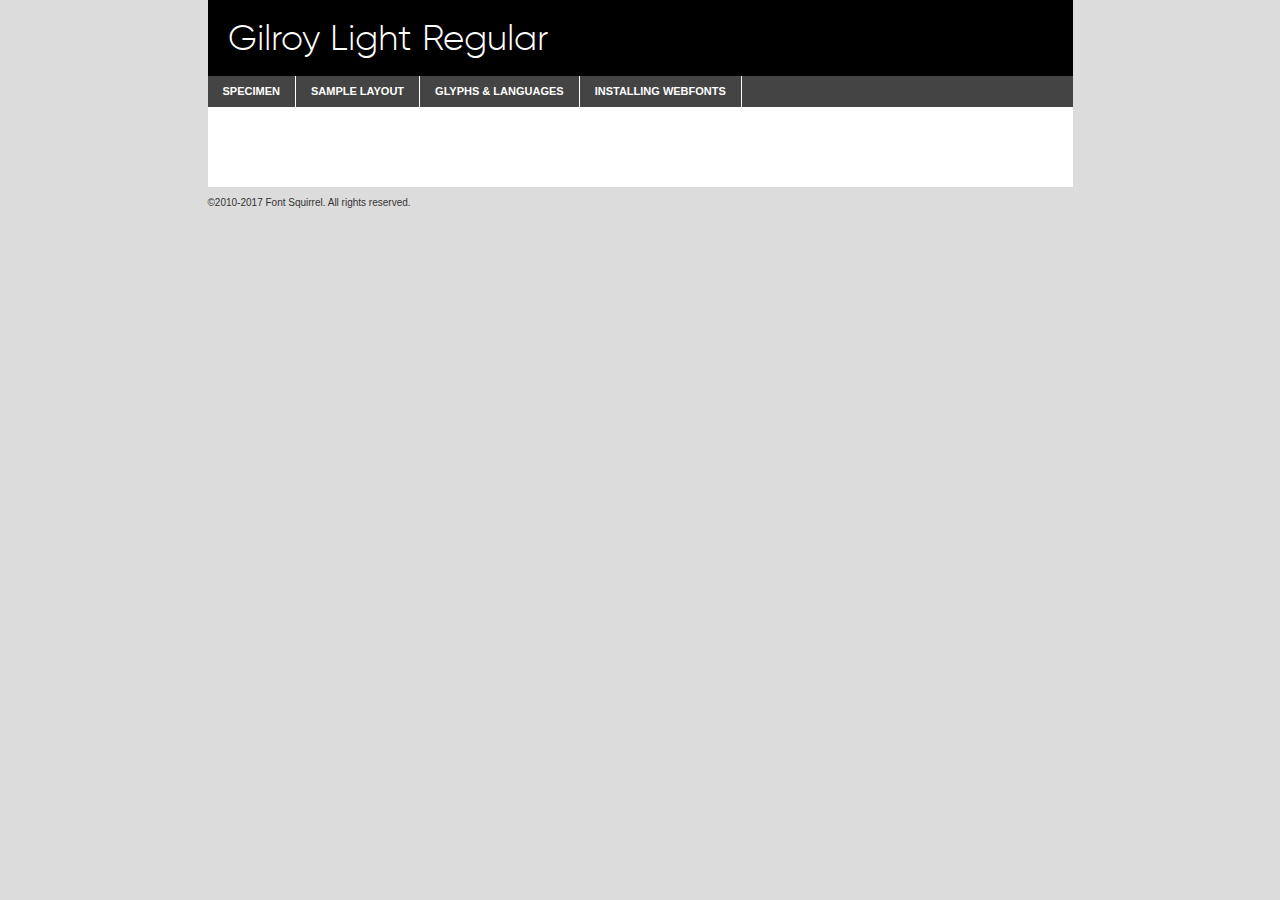
<file: fonts/webfontkit-20190224-094514/gilroylight-demo.html>
<!DOCTYPE html PUBLIC "-//W3C//DTD XHTML 1.0 Transitional//EN"
	"http://www.w3.org/TR/xhtml1/DTD/xhtml1-transitional.dtd">

<html xmlns="http://www.w3.org/1999/xhtml" xml:lang="en" lang="en">
<head>
	<meta http-equiv="Content-Type" content="text/html; charset=utf-8" />
	<script src="http://ajax.googleapis.com/ajax/libs/jquery/1.7.2/jquery.min.js" type="text/javascript" charset="utf-8"></script>
	<script type="text/javascript">
	(function($){$.fn.easyTabs=function(option){var param=jQuery.extend({fadeSpeed:"fast",defaultContent:1,activeClass:'active'},option);$(this).each(function(){var thisId="#"+this.id;if(param.defaultContent==''){param.defaultContent=1;}
	if(typeof param.defaultContent=="number")
	{var defaultTab=$(thisId+" .tabs li:eq("+(param.defaultContent-1)+") a").attr('href').substr(1);}else{var defaultTab=param.defaultContent;}
	$(thisId+" .tabs li a").each(function(){var tabToHide=$(this).attr('href').substr(1);$("#"+tabToHide).addClass('easytabs-tab-content');});hideAll();changeContent(defaultTab);function hideAll(){$(thisId+" .easytabs-tab-content").hide();}
	function changeContent(tabId){hideAll();$(thisId+" .tabs li").removeClass(param.activeClass);$(thisId+" .tabs li a[href=#"+tabId+"]").closest('li').addClass(param.activeClass);if(param.fadeSpeed!="none")
	{$(thisId+" #"+tabId).fadeIn(param.fadeSpeed);}else{$(thisId+" #"+tabId).show();}}
	$(thisId+" .tabs li").click(function(){var tabId=$(this).find('a').attr('href').substr(1);changeContent(tabId);return false;});});}})(jQuery);
	</script>
	<link rel="stylesheet" href="specimen_files/specimen_stylesheet.css" type="text/css" charset="utf-8" />
	<link rel="stylesheet" href="stylesheet.css" type="text/css" charset="utf-8" />

	<style type="text/css">
					body{
				font-family: 'gilroylight';
							}
		</style>

	<title>Gilroy Light Regular Specimen</title>
	
	
	<script type="text/javascript" charset="utf-8">
		$(document).ready(function() {
			$('#container').easyTabs({defaultContent:1});
		});
	</script>
</head>

<body>
<div id="container">
	<div id="header">
		Gilroy Light Regular	</div>
	<ul class="tabs">
		<li><a href="#specimen">Specimen</a></li>
		<li><a href="#layout">Sample Layout</a></li>
				<li><a href="#glyphs">Glyphs &amp; Languages</a></li>
		<li><a href="#installing">Installing Webfonts</a></li>
		
	</ul>
	
	<div id="main_content">

		
			<div id="specimen">
		
				<div class="section">
					<div class="grid12 firstcol">
						<div class="huge">AaBb</div>
					</div>
				</div>
		
				<div class="section">
					<div class="glyph_range">A&#x200B;B&#x200b;C&#x200b;D&#x200b;E&#x200b;F&#x200b;G&#x200b;H&#x200b;I&#x200b;J&#x200b;K&#x200b;L&#x200b;M&#x200b;N&#x200b;O&#x200b;P&#x200b;Q&#x200b;R&#x200b;S&#x200b;T&#x200b;U&#x200b;V&#x200b;W&#x200b;X&#x200b;Y&#x200b;Z&#x200b;a&#x200b;b&#x200b;c&#x200b;d&#x200b;e&#x200b;f&#x200b;g&#x200b;h&#x200b;i&#x200b;j&#x200b;k&#x200b;l&#x200b;m&#x200b;n&#x200b;o&#x200b;p&#x200b;q&#x200b;r&#x200b;s&#x200b;t&#x200b;u&#x200b;v&#x200b;w&#x200b;x&#x200b;y&#x200b;z&#x200b;1&#x200b;2&#x200b;3&#x200b;4&#x200b;5&#x200b;6&#x200b;7&#x200b;8&#x200b;9&#x200b;0&#x200b;&amp;&#x200b;.&#x200b;,&#x200b;?&#x200b;!&#x200b;&#64;&#x200b;(&#x200b;)&#x200b;#&#x200b;$&#x200b;%&#x200b;*&#x200b;+&#x200b;-&#x200b;=&#x200b;:&#x200b;;</div>
				</div>
				<div class="section">
					<div class="grid12 firstcol">
						<table class="sample_table">
							<tr><td>10</td><td class="size10">abcdefghijklmnopqrstuvwxyzABCDEFGHIJKLMNOPQRSTUVWXYZ0123456789abcdefghijklmnopqrstuvwxyzABCDEFGHIJKLMNOPQRSTUVWXYZ0123456789abcdefghijklmnopqrstuvwxyzABCDEFGHIJKLMNOPQRSTUVWXYZ</td></tr>
							<tr><td>11</td><td class="size11">abcdefghijklmnopqrstuvwxyzABCDEFGHIJKLMNOPQRSTUVWXYZ0123456789abcdefghijklmnopqrstuvwxyzABCDEFGHIJKLMNOPQRSTUVWXYZ0123456789abcdefghijklmnopqrstuvwxyzABCDEFGHIJKLMNOPQRSTUVWXYZ</td></tr>
							<tr><td>12</td><td class="size12">abcdefghijklmnopqrstuvwxyzABCDEFGHIJKLMNOPQRSTUVWXYZ0123456789abcdefghijklmnopqrstuvwxyzABCDEFGHIJKLMNOPQRSTUVWXYZ0123456789abcdefghijklmnopqrstuvwxyzABCDEFGHIJKLMNOPQRSTUVWXYZ</td></tr>
							<tr><td>13</td><td class="size13">abcdefghijklmnopqrstuvwxyzABCDEFGHIJKLMNOPQRSTUVWXYZ0123456789abcdefghijklmnopqrstuvwxyzABCDEFGHIJKLMNOPQRSTUVWXYZ0123456789abcdefghijklmnopqrstuvwxyzABCDEFGHIJKLMNOPQRSTUVWXYZ</td></tr>
							<tr><td>14</td><td class="size14">abcdefghijklmnopqrstuvwxyzABCDEFGHIJKLMNOPQRSTUVWXYZ0123456789abcdefghijklmnopqrstuvwxyzABCDEFGHIJKLMNOPQRSTUVWXYZ0123456789abcdefghijklmnopqrstuvwxyzABCDEFGHIJKLMNOPQRSTUVWXYZ</td></tr>
							<tr><td>16</td><td class="size16">abcdefghijklmnopqrstuvwxyzABCDEFGHIJKLMNOPQRSTUVWXYZ0123456789abcdefghijklmnopqrstuvwxyzABCDEFGHIJKLMNOPQRSTUVWXYZ</td></tr>
							<tr><td>18</td><td class="size18">abcdefghijklmnopqrstuvwxyzABCDEFGHIJKLMNOPQRSTUVWXYZ0123456789abcdefghijklmnopqrstuvwxyzABCDEFGHIJKLMNOPQRSTUVWXYZ</td></tr>
							<tr><td>20</td><td class="size20">abcdefghijklmnopqrstuvwxyzABCDEFGHIJKLMNOPQRSTUVWXYZ0123456789abcdefghijklmnopqrstuvwxyzABCDEFGHIJKLMNOPQRSTUVWXYZ</td></tr>
							<tr><td>24</td><td class="size24">abcdefghijklmnopqrstuvwxyzABCDEFGHIJKLMNOPQRSTUVWXYZ0123456789abcdefghijklmnopqrstuvwxyzABCDEFGHIJKLMNOPQRSTUVWXYZ</td></tr>
							<tr><td>30</td><td class="size30">abcdefghijklmnopqrstuvwxyzABCDEFGHIJKLMNOPQRSTUVWXYZ0123456789abcdefghijklmnopqrstuvwxyzABCDEFGHIJKLMNOPQRSTUVWXYZ</td></tr>
							<tr><td>36</td><td class="size36">abcdefghijklmnopqrstuvwxyzABCDEFGHIJKLMNOPQRSTUVWXYZ0123456789abcdefghijklmnopqrstuvwxyzABCDEFGHIJKLMNOPQRSTUVWXYZ</td></tr>
							<tr><td>48</td><td class="size48">abcdefghijklmnopqrstuvwxyzABCDEFGHIJKLMNOPQRSTUVWXYZ0123456789abcdefghijklmnopqrstuvwxyzABCDEFGHIJKLMNOPQRSTUVWXYZ</td></tr>
							<tr><td>60</td><td class="size60">abcdefghijklmnopqrstuvwxyzABCDEFGHIJKLMNOPQRSTUVWXYZ0123456789abcdefghijklmnopqrstuvwxyzABCDEFGHIJKLMNOPQRSTUVWXYZ</td></tr>
							<tr><td>72</td><td class="size72">abcdefghijklmnopqrstuvwxyzABCDEFGHIJKLMNOPQRSTUVWXYZ0123456789abcdefghijklmnopqrstuvwxyzABCDEFGHIJKLMNOPQRSTUVWXYZ</td></tr>
							<tr><td>90</td><td class="size90">abcdefghijklmnopqrstuvwxyzABCDEFGHIJKLMNOPQRSTUVWXYZ0123456789abcdefghijklmnopqrstuvwxyzABCDEFGHIJKLMNOPQRSTUVWXYZ</td></tr>
						</table>
				
					</div>
			
				</div>
		
		
		
								<div class="section" id="bodycomparison">


										<div id="xheight">
				<div class="fontbody">&#x25FC;&#x25FC;&#x25FC;&#x25FC;&#x25FC;&#x25FC;&#x25FC;&#x25FC;&#x25FC;&#x25FC;&#x25FC;&#x25FC;&#x25FC;&#x25FC;&#x25FC;&#x25FC;&#x25FC;&#x25FC;&#x25FC;&#x25FC;&#x25FC;&#x25FC;&#x25FC;&#x25FC;&#x25FC;&#x25FC;&#x25FC;&#x25FC;&#x25FC;&#x25FC;&#x25FC;&#x25FC;&#x25FC;&#x25FC;&#x25FC;&#x25FC;&#x25FC;&#x25FC;&#x25FC;&#x25FC;&#x25FC;&#x25FC;&#x25FC;&#x25FC;&#x25FC;&#x25FC;&#x25FC;&#x25FC;&#x25FC;&#x25FC;&#x25FC;&#x25FC;&#x25FC;&#x25FC;&#x25FC;&#x25FC;&#x25FC;&#x25FC;&#x25FC;&#x25FC;&#x25FC;&#x25FC;&#x25FC;&#x25FC;&#x25FC;&#x25FC;&#x25FC;&#x25FC;&#x25FC;&#x25FC;&#x25FC;&#x25FC;&#x25FC;&#x25FC;&#x25FC;&#x25FC;&#x25FC;&#x25FC;&#x25FC;&#x25FC;&#x25FC;&#x25FC;&#x25FC;&#x25FC;&#x25FC;&#x25FC;&#x25FC;&#x25FC;&#x25FC;&#x25FC;&#x25FC;&#x25FC;&#x25FC;&#x25FC;&#x25FC;&#x25FC;&#x25FC;&#x25FC;&#x25FC;body</div><div class="arialbody">body</div><div class="verdanabody">body</div><div class="georgiabody">body</div></div>
										<div class="fontbody" style="z-index:1">
											body<span>Gilroy Light Regular</span>
										</div>
										<div class="arialbody" style="z-index:1">
											body<span>Arial</span>
										</div>
										<div class="verdanabody" style="z-index:1">
											body<span>Verdana</span>
										</div>
										<div class="georgiabody" style="z-index:1">
											body<span>Georgia</span>
										</div>



								</div>
		
		
				<div class="section psample psample_row1" id="">
					
					<div class="grid2 firstcol">
						<p class="size10"><span>10.</span>Aenean lacinia bibendum nulla sed consectetur. Fusce dapibus, tellus ac cursus commodo, tortor mauris condimentum nibh, ut fermentum massa justo sit amet risus. Nullam id dolor id nibh ultricies vehicula ut id elit. Cum sociis natoque penatibus et magnis dis parturient montes, nascetur ridiculus mus. Nulla vitae elit libero, a pharetra augue.</p>
			
					</div>
					<div class="grid3">
						<p class="size11"><span>11.</span>Aenean lacinia bibendum nulla sed consectetur. Fusce dapibus, tellus ac cursus commodo, tortor mauris condimentum nibh, ut fermentum massa justo sit amet risus. Nullam id dolor id nibh ultricies vehicula ut id elit. Cum sociis natoque penatibus et magnis dis parturient montes, nascetur ridiculus mus. Nulla vitae elit libero, a pharetra augue.</p>
			
					</div>
					<div class="grid3">
						<p class="size12"><span>12.</span>Aenean lacinia bibendum nulla sed consectetur. Fusce dapibus, tellus ac cursus commodo, tortor mauris condimentum nibh, ut fermentum massa justo sit amet risus. Nullam id dolor id nibh ultricies vehicula ut id elit. Cum sociis natoque penatibus et magnis dis parturient montes, nascetur ridiculus mus. Nulla vitae elit libero, a pharetra augue.</p>
			
					</div>
					<div class="grid4">
						<p class="size13"><span>13.</span>Aenean lacinia bibendum nulla sed consectetur. Fusce dapibus, tellus ac cursus commodo, tortor mauris condimentum nibh, ut fermentum massa justo sit amet risus. Nullam id dolor id nibh ultricies vehicula ut id elit. Cum sociis natoque penatibus et magnis dis parturient montes, nascetur ridiculus mus. Nulla vitae elit libero, a pharetra augue.</p>
			
					</div>
					<div class="white_blend"></div>
					
				</div>
				<div class="section psample psample_row2" id="">
					<div class="grid3 firstcol">
						<p class="size14"><span>14.</span>Aenean lacinia bibendum nulla sed consectetur. Fusce dapibus, tellus ac cursus commodo, tortor mauris condimentum nibh, ut fermentum massa justo sit amet risus. Nullam id dolor id nibh ultricies vehicula ut id elit. Cum sociis natoque penatibus et magnis dis parturient montes, nascetur ridiculus mus. Nulla vitae elit libero, a pharetra augue.</p>
			
					</div>
					<div class="grid4">
						<p class="size16"><span>16.</span>Aenean lacinia bibendum nulla sed consectetur. Fusce dapibus, tellus ac cursus commodo, tortor mauris condimentum nibh, ut fermentum massa justo sit amet risus. Nullam id dolor id nibh ultricies vehicula ut id elit. Cum sociis natoque penatibus et magnis dis parturient montes, nascetur ridiculus mus. Nulla vitae elit libero, a pharetra augue.</p>
			
					</div>
					<div class="grid5">
						<p class="size18"><span>18.</span>Aenean lacinia bibendum nulla sed consectetur. Fusce dapibus, tellus ac cursus commodo, tortor mauris condimentum nibh, ut fermentum massa justo sit amet risus. Nullam id dolor id nibh ultricies vehicula ut id elit. Cum sociis natoque penatibus et magnis dis parturient montes, nascetur ridiculus mus. Nulla vitae elit libero, a pharetra augue.</p>
			
					</div>

					<div class="white_blend"></div>

				</div>
				
				<div class="section psample psample_row3" id="">
					<div class="grid5 firstcol">
						<p class="size20"><span>20.</span>Aenean lacinia bibendum nulla sed consectetur. Fusce dapibus, tellus ac cursus commodo, tortor mauris condimentum nibh, ut fermentum massa justo sit amet risus. Nullam id dolor id nibh ultricies vehicula ut id elit. Cum sociis natoque penatibus et magnis dis parturient montes, nascetur ridiculus mus. Nulla vitae elit libero, a pharetra augue.</p>
					</div>
					<div class="grid7">
						<p class="size24"><span>24.</span>Aenean lacinia bibendum nulla sed consectetur. Fusce dapibus, tellus ac cursus commodo, tortor mauris condimentum nibh, ut fermentum massa justo sit amet risus. Nullam id dolor id nibh ultricies vehicula ut id elit. Cum sociis natoque penatibus et magnis dis parturient montes, nascetur ridiculus mus. Nulla vitae elit libero, a pharetra augue.</p>
					</div>
					
					<div class="white_blend"></div>
					
				</div>
				
				<div class="section psample psample_row4" id="">
					<div class="grid12 firstcol">
						<p class="size30"><span>30.</span>Aenean lacinia bibendum nulla sed consectetur. Fusce dapibus, tellus ac cursus commodo, tortor mauris condimentum nibh, ut fermentum massa justo sit amet risus. Nullam id dolor id nibh ultricies vehicula ut id elit. Cum sociis natoque penatibus et magnis dis parturient montes, nascetur ridiculus mus. Nulla vitae elit libero, a pharetra augue.</p>
					</div>
					<div class="white_blend"></div>
					
				</div>
				
				
				
				<div class="section psample psample_row1 fullreverse">
					<div class="grid2 firstcol">
						<p class="size10"><span>10.</span>Aenean lacinia bibendum nulla sed consectetur. Fusce dapibus, tellus ac cursus commodo, tortor mauris condimentum nibh, ut fermentum massa justo sit amet risus. Nullam id dolor id nibh ultricies vehicula ut id elit. Cum sociis natoque penatibus et magnis dis parturient montes, nascetur ridiculus mus. Nulla vitae elit libero, a pharetra augue.</p>
			
					</div>
					<div class="grid3">
						<p class="size11"><span>11.</span>Aenean lacinia bibendum nulla sed consectetur. Fusce dapibus, tellus ac cursus commodo, tortor mauris condimentum nibh, ut fermentum massa justo sit amet risus. Nullam id dolor id nibh ultricies vehicula ut id elit. Cum sociis natoque penatibus et magnis dis parturient montes, nascetur ridiculus mus. Nulla vitae elit libero, a pharetra augue.</p>
			
					</div>
					<div class="grid3">
						<p class="size12"><span>12.</span>Aenean lacinia bibendum nulla sed consectetur. Fusce dapibus, tellus ac cursus commodo, tortor mauris condimentum nibh, ut fermentum massa justo sit amet risus. Nullam id dolor id nibh ultricies vehicula ut id elit. Cum sociis natoque penatibus et magnis dis parturient montes, nascetur ridiculus mus. Nulla vitae elit libero, a pharetra augue.</p>
			
					</div>
					<div class="grid4">
						<p class="size13"><span>13.</span>Aenean lacinia bibendum nulla sed consectetur. Fusce dapibus, tellus ac cursus commodo, tortor mauris condimentum nibh, ut fermentum massa justo sit amet risus. Nullam id dolor id nibh ultricies vehicula ut id elit. Cum sociis natoque penatibus et magnis dis parturient montes, nascetur ridiculus mus. Nulla vitae elit libero, a pharetra augue.</p>
			
					</div>
					<div class="black_blend"></div>
					
				</div>
				
				<div class="section psample psample_row2 fullreverse">
					<div class="grid3 firstcol">
						<p class="size14"><span>14.</span>Aenean lacinia bibendum nulla sed consectetur. Fusce dapibus, tellus ac cursus commodo, tortor mauris condimentum nibh, ut fermentum massa justo sit amet risus. Nullam id dolor id nibh ultricies vehicula ut id elit. Cum sociis natoque penatibus et magnis dis parturient montes, nascetur ridiculus mus. Nulla vitae elit libero, a pharetra augue.</p>
			
					</div>
					<div class="grid4">
						<p class="size16"><span>16.</span>Aenean lacinia bibendum nulla sed consectetur. Fusce dapibus, tellus ac cursus commodo, tortor mauris condimentum nibh, ut fermentum massa justo sit amet risus. Nullam id dolor id nibh ultricies vehicula ut id elit. Cum sociis natoque penatibus et magnis dis parturient montes, nascetur ridiculus mus. Nulla vitae elit libero, a pharetra augue.</p>
			
					</div>
					<div class="grid5">
						<p class="size18"><span>18.</span>Aenean lacinia bibendum nulla sed consectetur. Fusce dapibus, tellus ac cursus commodo, tortor mauris condimentum nibh, ut fermentum massa justo sit amet risus. Nullam id dolor id nibh ultricies vehicula ut id elit. Cum sociis natoque penatibus et magnis dis parturient montes, nascetur ridiculus mus. Nulla vitae elit libero, a pharetra augue.</p>
			
					</div>
					<div class="black_blend"></div>

				</div>
				
				<div class="section psample fullreverse psample_row3" id="">
					<div class="grid5 firstcol">
						<p class="size20"><span>20.</span>Aenean lacinia bibendum nulla sed consectetur. Fusce dapibus, tellus ac cursus commodo, tortor mauris condimentum nibh, ut fermentum massa justo sit amet risus. Nullam id dolor id nibh ultricies vehicula ut id elit. Cum sociis natoque penatibus et magnis dis parturient montes, nascetur ridiculus mus. Nulla vitae elit libero, a pharetra augue.</p>
					</div>
					<div class="grid7">
						<p class="size24"><span>24.</span>Aenean lacinia bibendum nulla sed consectetur. Fusce dapibus, tellus ac cursus commodo, tortor mauris condimentum nibh, ut fermentum massa justo sit amet risus. Nullam id dolor id nibh ultricies vehicula ut id elit. Cum sociis natoque penatibus et magnis dis parturient montes, nascetur ridiculus mus. Nulla vitae elit libero, a pharetra augue.</p>
					</div>
					
					<div class="black_blend"></div>
					
				</div>
				
				<div class="section psample fullreverse psample_row4" id="" style="border-bottom: 20px #000 solid;">
					<div class="grid12 firstcol">
						<p class="size30"><span>30.</span>Aenean lacinia bibendum nulla sed consectetur. Fusce dapibus, tellus ac cursus commodo, tortor mauris condimentum nibh, ut fermentum massa justo sit amet risus. Nullam id dolor id nibh ultricies vehicula ut id elit. Cum sociis natoque penatibus et magnis dis parturient montes, nascetur ridiculus mus. Nulla vitae elit libero, a pharetra augue.</p>
					</div>
					<div class="black_blend"></div>
					
				</div>
				
				
				
				
			</div>
			
			<div id="layout">
				
				<div class="section">
					
					<div class="grid12 firstcol">
						<h1>Lorem Ipsum Dolor</h1>
						<h2>Etiam porta sem malesuada magna mollis euismod</h2>
						
						<p class="byline">By <a href="#link">Aenean Lacinia</a></p>
					</div>
				</div>
				<div class="section">
					<div class="grid8 firstcol">
						<p class="large">Donec sed odio dui. Morbi leo risus, porta ac consectetur ac, vestibulum at eros. Fusce dapibus, tellus ac cursus commodo, tortor mauris condimentum nibh, ut fermentum massa justo sit amet risus. </p>

						
						<h3>Pellentesque ornare sem</h3>

						<p>Maecenas sed diam eget risus varius blandit sit amet non magna. Maecenas faucibus mollis interdum. Donec ullamcorper nulla non metus auctor fringilla. Nullam id dolor id nibh ultricies vehicula ut id elit. Nullam id dolor id nibh ultricies vehicula ut id elit. </p>

						<p>Aenean eu leo quam. Pellentesque ornare sem lacinia quam venenatis vestibulum. Lorem ipsum dolor sit amet, consectetur adipiscing elit. Cum sociis natoque penatibus et magnis dis parturient montes, nascetur ridiculus mus. </p>

						<p>Nulla vitae elit libero, a pharetra augue. Praesent commodo cursus magna, vel scelerisque nisl consectetur et. Aenean lacinia bibendum nulla sed consectetur. </p>

						<p>Nullam quis risus eget urna mollis ornare vel eu leo. Nullam quis risus eget urna mollis ornare vel eu leo. Maecenas sed diam eget risus varius blandit sit amet non magna. Donec ullamcorper nulla non metus auctor fringilla. </p>

						<h3>Cras mattis consectetur</h3>

						<p>Aenean eu leo quam. Pellentesque ornare sem lacinia quam venenatis vestibulum. Aenean lacinia bibendum nulla sed consectetur. Integer posuere erat a ante venenatis dapibus posuere velit aliquet. Cras mattis consectetur purus sit amet fermentum. </p>

						<p>Nullam id dolor id nibh ultricies vehicula ut id elit. Nullam quis risus eget urna mollis ornare vel eu leo. Cras mattis consectetur purus sit amet fermentum.</p>
					</div>
					
					<div class="grid4 sidebar">
						
						<div class="box reverse">
							<p class="last">Nullam quis risus eget urna mollis ornare vel eu leo. Donec ullamcorper nulla non metus auctor fringilla. Cras mattis consectetur purus sit amet fermentum. Sed posuere consectetur est at lobortis. Lorem ipsum dolor sit amet, consectetur adipiscing elit. </p>
						</div>
						
						<p class="caption">Maecenas sed diam eget risus varius.</p>

						<p>Vestibulum id ligula porta felis euismod semper. Integer posuere erat a ante venenatis dapibus posuere velit aliquet. Vestibulum id ligula porta felis euismod semper. Sed posuere consectetur est at lobortis. Maecenas sed diam eget risus varius blandit sit amet non magna. Fusce dapibus, tellus ac cursus commodo, tortor mauris condimentum nibh, ut fermentum massa justo sit amet risus. </p>

					

						<p>Duis mollis, est non commodo luctus, nisi erat porttitor ligula, eget lacinia odio sem nec elit. Aenean lacinia bibendum nulla sed consectetur. Vivamus sagittis lacus vel augue laoreet rutrum faucibus dolor auctor. Aenean lacinia bibendum nulla sed consectetur. Nullam quis risus eget urna mollis ornare vel eu leo. </p>

						<p>Praesent commodo cursus magna, vel scelerisque nisl consectetur et. Donec ullamcorper nulla non metus auctor fringilla. Maecenas faucibus mollis interdum. Fusce dapibus, tellus ac cursus commodo, tortor mauris condimentum nibh, ut fermentum massa justo sit amet risus. </p>

					</div>
				</div>
				
			</div>


			



		<div id="glyphs">
			<div class="section">
				<div class="grid12 firstcol">
			
				<h1>Language Support</h1>
				<p>The subset of Gilroy Light Regular in this kit supports the following languages:<br />
			
					Cyrillic, English, Arrernte, Bislama, Cebuano, Fijian, Gilbertese, Hmong, Ibanag, Iloko_ilokano, Interglossa_glosa, Interlingua, Lojban, Norfolk_pitcairnese, Oromo, Rotokas, Seychelles_creole, Shona, Somali, Southern_ndebele, Swahili, Swati_swazi, Tok_pisin, Warlpiri, Xhosa, Zulu, Latinbasic, Ubasic, Demo				</p>
				<h1>Glyph Chart</h1>
				<p>The subset of Gilroy Light Regular in this kit includes all the glyphs listed below. Unicode entities are included above each glyph to help you insert individual characters into your layout.</p>
				<div id="glyph_chart">
			
																				 <div><p>&amp;#13;</p>&#13;</div>
																				 <div><p>&amp;#32;</p>&#32;</div>
																				 <div><p>&amp;#33;</p>&#33;</div>
																				 <div><p>&amp;#34;</p>&#34;</div>
																				 <div><p>&amp;#35;</p>&#35;</div>
																				 <div><p>&amp;#36;</p>&#36;</div>
																				 <div><p>&amp;#37;</p>&#37;</div>
																				 <div><p>&amp;#38;</p>&#38;</div>
																				 <div><p>&amp;#39;</p>&#39;</div>
																				 <div><p>&amp;#40;</p>&#40;</div>
																				 <div><p>&amp;#41;</p>&#41;</div>
																				 <div><p>&amp;#42;</p>&#42;</div>
																				 <div><p>&amp;#43;</p>&#43;</div>
																				 <div><p>&amp;#44;</p>&#44;</div>
																				 <div><p>&amp;#45;</p>&#45;</div>
																				 <div><p>&amp;#46;</p>&#46;</div>
																				 <div><p>&amp;#47;</p>&#47;</div>
																				 <div><p>&amp;#48;</p>&#48;</div>
																				 <div><p>&amp;#49;</p>&#49;</div>
																				 <div><p>&amp;#50;</p>&#50;</div>
																				 <div><p>&amp;#51;</p>&#51;</div>
																				 <div><p>&amp;#52;</p>&#52;</div>
																				 <div><p>&amp;#53;</p>&#53;</div>
																				 <div><p>&amp;#54;</p>&#54;</div>
																				 <div><p>&amp;#55;</p>&#55;</div>
																				 <div><p>&amp;#56;</p>&#56;</div>
																				 <div><p>&amp;#57;</p>&#57;</div>
																				 <div><p>&amp;#58;</p>&#58;</div>
																				 <div><p>&amp;#59;</p>&#59;</div>
																				 <div><p>&amp;#60;</p>&#60;</div>
																				 <div><p>&amp;#61;</p>&#61;</div>
																				 <div><p>&amp;#62;</p>&#62;</div>
																				 <div><p>&amp;#63;</p>&#63;</div>
																				 <div><p>&amp;#64;</p>&#64;</div>
																				 <div><p>&amp;#65;</p>&#65;</div>
																				 <div><p>&amp;#66;</p>&#66;</div>
																				 <div><p>&amp;#67;</p>&#67;</div>
																				 <div><p>&amp;#68;</p>&#68;</div>
																				 <div><p>&amp;#69;</p>&#69;</div>
																				 <div><p>&amp;#70;</p>&#70;</div>
																				 <div><p>&amp;#71;</p>&#71;</div>
																				 <div><p>&amp;#72;</p>&#72;</div>
																				 <div><p>&amp;#73;</p>&#73;</div>
																				 <div><p>&amp;#74;</p>&#74;</div>
																				 <div><p>&amp;#75;</p>&#75;</div>
																				 <div><p>&amp;#76;</p>&#76;</div>
																				 <div><p>&amp;#77;</p>&#77;</div>
																				 <div><p>&amp;#78;</p>&#78;</div>
																				 <div><p>&amp;#79;</p>&#79;</div>
																				 <div><p>&amp;#80;</p>&#80;</div>
																				 <div><p>&amp;#81;</p>&#81;</div>
																				 <div><p>&amp;#82;</p>&#82;</div>
																				 <div><p>&amp;#83;</p>&#83;</div>
																				 <div><p>&amp;#84;</p>&#84;</div>
																				 <div><p>&amp;#85;</p>&#85;</div>
																				 <div><p>&amp;#86;</p>&#86;</div>
																				 <div><p>&amp;#87;</p>&#87;</div>
																				 <div><p>&amp;#88;</p>&#88;</div>
																				 <div><p>&amp;#89;</p>&#89;</div>
																				 <div><p>&amp;#90;</p>&#90;</div>
																				 <div><p>&amp;#91;</p>&#91;</div>
																				 <div><p>&amp;#92;</p>&#92;</div>
																				 <div><p>&amp;#93;</p>&#93;</div>
																				 <div><p>&amp;#94;</p>&#94;</div>
																				 <div><p>&amp;#95;</p>&#95;</div>
																				 <div><p>&amp;#96;</p>&#96;</div>
																				 <div><p>&amp;#97;</p>&#97;</div>
																				 <div><p>&amp;#98;</p>&#98;</div>
																				 <div><p>&amp;#99;</p>&#99;</div>
																				 <div><p>&amp;#100;</p>&#100;</div>
																				 <div><p>&amp;#101;</p>&#101;</div>
																				 <div><p>&amp;#102;</p>&#102;</div>
																				 <div><p>&amp;#103;</p>&#103;</div>
																				 <div><p>&amp;#104;</p>&#104;</div>
																				 <div><p>&amp;#105;</p>&#105;</div>
																				 <div><p>&amp;#106;</p>&#106;</div>
																				 <div><p>&amp;#107;</p>&#107;</div>
																				 <div><p>&amp;#108;</p>&#108;</div>
																				 <div><p>&amp;#109;</p>&#109;</div>
																				 <div><p>&amp;#110;</p>&#110;</div>
																				 <div><p>&amp;#111;</p>&#111;</div>
																				 <div><p>&amp;#112;</p>&#112;</div>
																				 <div><p>&amp;#113;</p>&#113;</div>
																				 <div><p>&amp;#114;</p>&#114;</div>
																				 <div><p>&amp;#115;</p>&#115;</div>
																				 <div><p>&amp;#116;</p>&#116;</div>
																				 <div><p>&amp;#117;</p>&#117;</div>
																				 <div><p>&amp;#118;</p>&#118;</div>
																				 <div><p>&amp;#119;</p>&#119;</div>
																				 <div><p>&amp;#120;</p>&#120;</div>
																				 <div><p>&amp;#121;</p>&#121;</div>
																				 <div><p>&amp;#122;</p>&#122;</div>
																				 <div><p>&amp;#123;</p>&#123;</div>
																				 <div><p>&amp;#124;</p>&#124;</div>
																				 <div><p>&amp;#125;</p>&#125;</div>
																				 <div><p>&amp;#126;</p>&#126;</div>
																				 <div><p>&amp;#160;</p>&#160;</div>
																				 <div><p>&amp;#173;</p>&#173;</div>
																				 <div><p>&amp;#1025;</p>&#1025;</div>
																				 <div><p>&amp;#1026;</p>&#1026;</div>
																				 <div><p>&amp;#1027;</p>&#1027;</div>
																				 <div><p>&amp;#1028;</p>&#1028;</div>
																				 <div><p>&amp;#1029;</p>&#1029;</div>
																				 <div><p>&amp;#1030;</p>&#1030;</div>
																				 <div><p>&amp;#1031;</p>&#1031;</div>
																				 <div><p>&amp;#1032;</p>&#1032;</div>
																				 <div><p>&amp;#1033;</p>&#1033;</div>
																				 <div><p>&amp;#1034;</p>&#1034;</div>
																				 <div><p>&amp;#1035;</p>&#1035;</div>
																				 <div><p>&amp;#1036;</p>&#1036;</div>
																				 <div><p>&amp;#1038;</p>&#1038;</div>
																				 <div><p>&amp;#1039;</p>&#1039;</div>
																				 <div><p>&amp;#1040;</p>&#1040;</div>
																				 <div><p>&amp;#1041;</p>&#1041;</div>
																				 <div><p>&amp;#1042;</p>&#1042;</div>
																				 <div><p>&amp;#1043;</p>&#1043;</div>
																				 <div><p>&amp;#1044;</p>&#1044;</div>
																				 <div><p>&amp;#1045;</p>&#1045;</div>
																				 <div><p>&amp;#1046;</p>&#1046;</div>
																				 <div><p>&amp;#1047;</p>&#1047;</div>
																				 <div><p>&amp;#1048;</p>&#1048;</div>
																				 <div><p>&amp;#1049;</p>&#1049;</div>
																				 <div><p>&amp;#1050;</p>&#1050;</div>
																				 <div><p>&amp;#1051;</p>&#1051;</div>
																				 <div><p>&amp;#1052;</p>&#1052;</div>
																				 <div><p>&amp;#1053;</p>&#1053;</div>
																				 <div><p>&amp;#1054;</p>&#1054;</div>
																				 <div><p>&amp;#1055;</p>&#1055;</div>
																				 <div><p>&amp;#1056;</p>&#1056;</div>
																				 <div><p>&amp;#1057;</p>&#1057;</div>
																				 <div><p>&amp;#1058;</p>&#1058;</div>
																				 <div><p>&amp;#1059;</p>&#1059;</div>
																				 <div><p>&amp;#1060;</p>&#1060;</div>
																				 <div><p>&amp;#1061;</p>&#1061;</div>
																				 <div><p>&amp;#1062;</p>&#1062;</div>
																				 <div><p>&amp;#1063;</p>&#1063;</div>
																				 <div><p>&amp;#1064;</p>&#1064;</div>
																				 <div><p>&amp;#1065;</p>&#1065;</div>
																				 <div><p>&amp;#1066;</p>&#1066;</div>
																				 <div><p>&amp;#1067;</p>&#1067;</div>
																				 <div><p>&amp;#1068;</p>&#1068;</div>
																				 <div><p>&amp;#1069;</p>&#1069;</div>
																				 <div><p>&amp;#1070;</p>&#1070;</div>
																				 <div><p>&amp;#1071;</p>&#1071;</div>
																				 <div><p>&amp;#1072;</p>&#1072;</div>
																				 <div><p>&amp;#1073;</p>&#1073;</div>
																				 <div><p>&amp;#1074;</p>&#1074;</div>
																				 <div><p>&amp;#1075;</p>&#1075;</div>
																				 <div><p>&amp;#1076;</p>&#1076;</div>
																				 <div><p>&amp;#1077;</p>&#1077;</div>
																				 <div><p>&amp;#1078;</p>&#1078;</div>
																				 <div><p>&amp;#1079;</p>&#1079;</div>
																				 <div><p>&amp;#1080;</p>&#1080;</div>
																				 <div><p>&amp;#1081;</p>&#1081;</div>
																				 <div><p>&amp;#1082;</p>&#1082;</div>
																				 <div><p>&amp;#1083;</p>&#1083;</div>
																				 <div><p>&amp;#1084;</p>&#1084;</div>
																				 <div><p>&amp;#1085;</p>&#1085;</div>
																				 <div><p>&amp;#1086;</p>&#1086;</div>
																				 <div><p>&amp;#1087;</p>&#1087;</div>
																				 <div><p>&amp;#1088;</p>&#1088;</div>
																				 <div><p>&amp;#1089;</p>&#1089;</div>
																				 <div><p>&amp;#1090;</p>&#1090;</div>
																				 <div><p>&amp;#1091;</p>&#1091;</div>
																				 <div><p>&amp;#1092;</p>&#1092;</div>
																				 <div><p>&amp;#1093;</p>&#1093;</div>
																				 <div><p>&amp;#1094;</p>&#1094;</div>
																				 <div><p>&amp;#1095;</p>&#1095;</div>
																				 <div><p>&amp;#1096;</p>&#1096;</div>
																				 <div><p>&amp;#1097;</p>&#1097;</div>
																				 <div><p>&amp;#1098;</p>&#1098;</div>
																				 <div><p>&amp;#1099;</p>&#1099;</div>
																				 <div><p>&amp;#1100;</p>&#1100;</div>
																				 <div><p>&amp;#1101;</p>&#1101;</div>
																				 <div><p>&amp;#1102;</p>&#1102;</div>
																				 <div><p>&amp;#1103;</p>&#1103;</div>
																				 <div><p>&amp;#1105;</p>&#1105;</div>
																				 <div><p>&amp;#1106;</p>&#1106;</div>
																				 <div><p>&amp;#1107;</p>&#1107;</div>
																				 <div><p>&amp;#1108;</p>&#1108;</div>
																				 <div><p>&amp;#1109;</p>&#1109;</div>
																				 <div><p>&amp;#1110;</p>&#1110;</div>
																				 <div><p>&amp;#1111;</p>&#1111;</div>
																				 <div><p>&amp;#1112;</p>&#1112;</div>
																				 <div><p>&amp;#1113;</p>&#1113;</div>
																				 <div><p>&amp;#1114;</p>&#1114;</div>
																				 <div><p>&amp;#1115;</p>&#1115;</div>
																				 <div><p>&amp;#1116;</p>&#1116;</div>
																				 <div><p>&amp;#1118;</p>&#1118;</div>
																				 <div><p>&amp;#1119;</p>&#1119;</div>
																				 <div><p>&amp;#1168;</p>&#1168;</div>
																				 <div><p>&amp;#1169;</p>&#1169;</div>
																				 <div><p>&amp;#8192;</p>&#8192;</div>
																				 <div><p>&amp;#8193;</p>&#8193;</div>
																				 <div><p>&amp;#8194;</p>&#8194;</div>
																				 <div><p>&amp;#8195;</p>&#8195;</div>
																				 <div><p>&amp;#8196;</p>&#8196;</div>
																				 <div><p>&amp;#8197;</p>&#8197;</div>
																				 <div><p>&amp;#8198;</p>&#8198;</div>
																				 <div><p>&amp;#8199;</p>&#8199;</div>
																				 <div><p>&amp;#8200;</p>&#8200;</div>
																				 <div><p>&amp;#8201;</p>&#8201;</div>
																				 <div><p>&amp;#8202;</p>&#8202;</div>
																				 <div><p>&amp;#8208;</p>&#8208;</div>
																				 <div><p>&amp;#8209;</p>&#8209;</div>
																				 <div><p>&amp;#8210;</p>&#8210;</div>
																				 <div><p>&amp;#8211;</p>&#8211;</div>
																				 <div><p>&amp;#8212;</p>&#8212;</div>
																				 <div><p>&amp;#8239;</p>&#8239;</div>
																				 <div><p>&amp;#8287;</p>&#8287;</div>
																				 <div><p>&amp;#9724;</p>&#9724;</div>
																																						</div>	
				</div>
		
		
			</div>
		</div>
		
		
		<div id="specs">
			
		</div>
	
		<div id="installing">
			<div class="section">
				<div class="grid7 firstcol">
					<h1>Installing Webfonts</h1>
					
					<p>Webfonts are supported by all major browser platforms but not all in the same way. There are currently four different font formats that must be included in order to target all browsers. This includes TTF, WOFF, EOT and SVG.</p>
					
					<h2>1. Upload your webfonts</h2>
					<p>You must upload your webfont kit to your website. They should be in or near the same directory as your CSS files.</p>
					
					<h2>2. Include the webfont stylesheet</h2>
					<p>A special CSS @font-face declaration helps the various browsers select the appropriate font it needs without causing you a bunch of headaches. Learn more about this syntax by reading the <a href="https://www.fontspring.com/blog/further-hardening-of-the-bulletproof-syntax">Fontspring blog post</a> about it. The code for it is as follows:</p>


<code>
@font-face{ 
	font-family: 'MyWebFont';
	src: url('WebFont.eot');
	src: url('WebFont.eot?#iefix') format('embedded-opentype'),
	     url('WebFont.woff') format('woff'),
	     url('WebFont.ttf') format('truetype'),
	     url('WebFont.svg#webfont') format('svg');
}
</code>

	<p>We've already gone ahead and generated the code for you. All you have to do is link to the stylesheet in your HTML, like this:</p>
	<code>&lt;link rel=&quot;stylesheet&quot; href=&quot;stylesheet.css&quot; type=&quot;text/css&quot; charset=&quot;utf-8&quot; /&gt;</code>

					<h2>3. Modify your own stylesheet</h2>
					<p>To take advantage of your new fonts, you must tell your stylesheet to use them. Look at the original @font-face declaration above and find the property called "font-family." The name linked there will be what you use to reference the font. Prepend that webfont name to the font stack in the "font-family" property, inside the selector you want to change. For example:</p>
<code>p { font-family: 'WebFont', Arial, sans-serif; }</code>

<h2>4. Test</h2>
<p>Getting webfonts to work cross-browser <em>can</em> be tricky. Use the information in the sidebar to help you if you find that fonts aren't loading in a particular browser.</p>
				</div>
				
				<div class="grid5 sidebar">
					<div class="box">
						<h2>Troubleshooting<br />Font-Face Problems</h2>
						<p>Having trouble getting your webfonts to load in your new website? Here are some tips to sort out what might be the problem.</p>

						<h3>Fonts not showing in any browser</h3>

						<p>This sounds like you need to work on the plumbing. You either did not upload the fonts to the correct directory, or you did not link the fonts properly in the CSS. If you've confirmed that all this is correct and you still have a problem, take a look at your .htaccess file and see if requests are getting intercepted.</p>

						<h3>Fonts not loading in iPhone or iPad</h3>

						<p>The most common problem here is that you are serving the fonts from an IIS server. IIS refuses to serve files that have unknown MIME types. If that is the case, you must set the MIME type for SVG to "image/svg+xml" in the server settings. Follow these instructions from Microsoft if you need help.</p>

						<h3>Fonts not loading in Firefox</h3>

						<p>The primary reason for this failure? You are still using a version Firefox older than 3.5. So upgrade already! If that isn't it, then you are very likely serving fonts from a different domain. Firefox requires that all font assets be served from the same domain. Lastly it is possible that you need to add WOFF to your list of MIME types (if you are serving via IIS.)</p>

						<h3>Fonts not loading in IE</h3>

						<p>Are you looking at Internet Explorer on an actual Windows machine or are you cheating by using a service like Adobe BrowserLab? Many of these screenshot services do not render @font-face for IE. Best to test it on a real machine.</p>

						<h3>Fonts not loading in IE9</h3>

						<p>IE9, like Firefox, requires that fonts be served from the same domain as the website. Make sure that is the case.</p>
					</div>
				</div>
			</div>
			
		</div>
	
	</div>
	<div id="footer">
		<p>&copy;2010-2017 Font Squirrel. All rights reserved.</p>
	</div>
</div>
</body>
</html>
</file>
<file: css/style.css>
@font-face {
    font-family: "gilroy";
    src: url("../fonts/gilroyextrabold-webfont.woff2") format("woff2"),
         url("../fonts/gilroyextrabold-webfont.woff") format("woff");
    font-weight: 800;
    font-style: normal;

}
@font-face {
    font-family: "gilroy";
    src: url("../fonts/gilroylight-webfont.woff2") format("woff2"),
         url("../fonts/gilroylight-webfont.woff") format("woff");
    font-weight: 300;
    font-style: normal;

}

body {
  margin: 0;
  font-family: "open sans", "arial", sans-serif;
  font-size: 15px;
  line-height: 30px;
  font-weight: 300;
  color: rgba(0,0,0,1);
  text-transform: none;
  min-width: 1160px;

  background-color: rgba(255,255,255,1);

}

.visually-hidden:not(:focus):not(:active) {
position:absolute;
width: 1px;
height: 1px;
margin: -1px;
border: 0;
padding: 0;
white-space: nowrap;
clip-path: insert(100%);
clip: rect(0 0 0 0);
overflow: hidden;
}

a {
  text-decoration: none;
}

.user-list,
.user-button,
.site-navigation,
.user-list-footer,
.user-button-footer,
.social-list,
.breadcrumbs,
.filter-color,
.bluetooth-filter,
.catalog-list{
 list-style: none;
}
.user-list a,
.user-button a,
.site-navigation a,
.user-list-footer a,
.user-button-footer a,
.footer-ner-navigation a,
.social-list a,
.catalog-list a,
.button {
  color: rgba(0,0,0,1)
}

.breadcrumbs a {
  position: relative;
  color: rgba(0, 0, 0, 0.302);
  font-size: 14px;
  line-height: 24px;
  padding-right: 40px;
}
.breadcrumbs a.nav-arrow::before {
  content: "";
  width: 4px;
  height: 7px;
  position: absolute;
  top: 7px;
  right: 19px;
  background-image: url(../img/nav-arrow.svg);
  background-repeat: no-repeat;
}
ul.breadcrumbs  {
  display: flex;
  margin: 0;
  padding: 0;
  margin-left: 60px;
  margin-top: 14px;
}
.column-submenu li{
  margin: 0;
  padding: 0;
  list-style: none;
  padding-right: 60px;
}
.find-link {
  position: relative;
  color: rgba(0, 0, 0, 0.302)
}
.find-link::before {
  content: "";
  width: 16px;
  height: 18px;
  position: absolute;
  top: 9px;
  left: 6px;
  background-image: url("../img/search.svg");
  background-repeat: no-repeat;
  background-position: 0 0;
}
.find-link:hover {
  color: rgba(0, 0, 0, 0.6)}

.find-link:focus {
  color: rgba(0, 0, 0, 1)}

.user-list a:hover,
.user-button a:hover,
.site-navigation a:hover {
  color: rgba(0, 0, 0, 0.6)}

.user-list a:focus,
.user-button a:focus,
.site-navigation a:focus,
.button:focus,
button.button-form:focus  {
  color: rgba(0, 0, 0, 0.302)}

.footer-top a {
  color: rgba(255, 255, 255, 0.702)
}

.footer-middle p,
.footer-middle a,
.footer-bottom a {
  color: rgba(255, 255, 255, 1)
}

.footer-top a:hover {
  color: rgba(255, 255, 255, 1)
}

.footer-top a:focus {
  color: rgba(255, 255, 255, 0.302)
  }

.footer-middle a:hover,
.footer-bottom a:hover {
  color: rgba(255, 255, 255, 0.6)
}

.footer-middle a:focus,
.footer-bottom a:focus {
  color: rgba(255, 255, 255, 0.302)
}

.breadcrumbs a:hover {
  color: rgba(0, 0, 0, 0.6)
}

.breadcrumbs a:focus {
  color: rgba(0, 0, 0, 0.102)
}

.invisible-buttons .button-addtocompare {
  color: rgba(0, 0, 0, 0.502)
}

.invisible-buttons .button-addtocompare:hover {
  color: rgba(0, 0, 0, 1)
}

.invisible-buttons .button-addtocompare:focus {
  color: rgba(0, 0, 0, 0.2)
}
.button-form {
  font-family: "gilroy", "arial", sans-serif;
  font-weight: 800;
  font-size: 18px;
  line-height: 24px;
  font-style: normal;
  text-transform: uppercase;
  text-align: center;
  letter-spacing: 3.4px;
  background-color: rgba(0,0,0,0);
  border: none
}

.button-forms button:focus {
  color: rgba(0, 0, 0, 0.302);
}

.nav-list a{
  font-family: "gilroy", "arial", sans-serif;
  font-weight: 800;
  font-size: 18px;
  line-height: 24px;
  text-transform: uppercase;
  font-style: normal;
  letter-spacing: 3.4px;

}
.submenu a{
  margin: 0;
  padding: 0;
  font-family: 'open sans', "arial", sans-serif;
  font-size: 15px;
  line-height: 30px;
  font-weight: 300;
  text-transform: none;
  color: rgba(0,0,0,1);
  letter-spacing: inherit;
}
.submenu ul {
  display: flex;
  flex-direction: column;
  margin: 0;
  padding: 0;
}
.title-catalog {
  font-family: "gilroy", "arial", sans-serif;
  font-weight: 800;
  font-size: 48px;
  line-height: 57px;
  font-style: normal;
  margin: 0;
  margin-left: 60px;
  margin-top: 34px;
}
.sorting {
  display: flex;
  min-height: 71px;
}
.nav-catalog{
  display: flex;
  min-height: 70px;
  background-color: rgba(239,239,239,1);
  justify-content: space-between;
  margin: 34px 0 75px 69px;
  padding: 0 30px;
  padding-right: 26px;
}
.filter-hidden,
span.sorting-span,
a.nav-catalog-link {
  font-family: "gilroy", "arial", sans-serif;
  font-weight: 800;
  font-size: 16px;
  line-height: 24px;
  font-style: normal;
  text-transform: uppercase;
  letter-spacing: 3.6px;
  padding: 21px 0;
}
a.nav-catalog-link:visited {
  color: rgba(0, 0, 0, 1);
}
span.sorting-span{
  padding-left: 72px;
}
.filter-hidden{
  padding-left: 70px;
}
.sorting-span{
  font-family: "gilroy", "arial", sans-serif;
  color: rgba(0, 0, 0, 1);
  font-weight: 800;
  font-size: 16px;
  line-height: 24px;
  font-style: normal;
  text-transform: uppercase;
  letter-spacing: 3.6px;
}
.sorting-link{
  color: rgba(0, 0, 0, 1);
  font-size: 14px;
  line-height: 18px;

}
.sorting-list{
  display: flex;
  margin: 0;
  padding: 0;
  list-style: none;
  margin-top: 15px;
}
ul.sorting-list > li:nth-child(1) {
  margin-left: 48px;
}
ul.sorting-list > li:nth-child(2) {
  margin-left: 31px;
}
ul.sorting-list > li:nth-child(3) {
  margin-left: 34px;
}
.nav-catalog-list{
  display: flex;
  width: 108px;
  justify-content: space-between;
  margin: 0;
  padding: 0;
  list-style: none;
  margin-top: 22px;
}
.nav-catalog-list li{
  padding: 0 14px;
}
.not-pusched-page {
 opacity: 0.5
}
.sorting-arrow-list{
  display: flex;
  justify-content: space-between;
  margin: 16px 0;
  padding: 0;
  list-style: none;
  width: 41px;
  margin-left: auto;
}
.contacts-hidden,
.about-hidden {
  font-family: "gilroy", "arial", sans-serif;
  font-weight: 800;
	font-size: 47px;
	line-height: 48px;
  font-style: normal;
  letter-spacing: 0.6px;

}

.partners li {
  list-style: none;
  font-family: "gilroy", "arial", sans-serif;
  font-weight: 800;
  font-size: 16px;
  line-height: 40px;
  font-style: normal;
  padding-left: 35px;
}

.button {
  font-family: "gilroy", "arial", sans-serif;
  font-weight: 800;
  font-size: 18px;
  line-height: 24px;
  letter-spacing: 3.4px;
  font-style: normal;
  text-transform: uppercase;
}


.catalog-form legend,
.filter-range span {
  font-size: 18px;
  line-height: 24px;
  font-family: "gilroy", "arial", sans-serif;
  color: rgba(0, 0, 0, 1);
  font-weight: 800;
  text-align: left;
}
fieldset {
  border:none
}
.catalog-form fieldset {
  font-size: 14px;
  line-height: 40px;
}

.catalog-item h3 {
  font-family: "gilroy", "arial", sans-serif;
  font-weight: 800;
  font-size: 18px;
  line-height: 24px;
  letter-spacing: 0.4px;
  padding-top: 2px;
}

.catalog-item-price p {
  font-size: 16px;
  line-height: 24px;
}
.button-addtocompare a {
  font-size: 13px;
  line-height: 20px;
}
.footer-container-navigation  {
  font-family: "gilroy", "arial", sans-serif;
  font-weight: 800;
  font-size: 18px;
  line-height: 24px;
  list-style: none;
  letter-spacing: 3.6px;
  text-transform: uppercase;
}

.button-addtocart,
.button-write,
.button-about {
  font-family: "gilroy", "arial", sans-serif;
  font-weight: 800;
  font-size: 18px;
  line-height: 24px;
  font-style: normal;
  text-transform: uppercase;
  letter-spacing: 3.6px;
}
* {
  box-sizing: border-box;
}

.container {
  width:1160px;
  padding: 0, 90px;
  margin: 0 auto;
  }
.main-header-logo {
  position:absolute;
  left:60px;
  top:-18px;
}

.main-header {
  font-size: 15px;
  line-height: 33px;
  letter-spacing: 0.2px;
  color: rgba(0,0,0,1);
  background-color: rgba(247,226,150,1);
  margin-top: 40px;
  position: relative;
  padding: 42px 57px;
  min-height: 300px;
}

.header-top {
  display: flex;
}
.user-list, .user-button {
  margin: 0;
  padding: 0;
  display: flex;
}
.user-button {
  margin-left:auto;
}
.user-button li {
  margin-left:38px;
}
.find-link {
  width:540px;
  padding-left: 38px;
}
.site-navigation {
  margin: 0;
  padding: 0;
}
 .header-navigation ul.site-navigation {
  margin: 0;
  padding: 0;
  display: flex;
  margin-top:33px;
}
.site-navigation li.nav-list:nth-child(2){
  margin-left: auto;
}
.site-navigation li.nav-list:nth-child(4) {
  margin-left:110px;
}
.site-navigation li.nav-list:nth-child(3) {
  margin-left:37px;
}
.about-container {
  display: flex;
  position: relative;
  padding: 0;
  margin-top: 74px;
  margin-bottom: 90px;
  justify-content: space-between;
}
section.about  {
  width:616px;
}
section.contacts  {
  width:580px;
}
.background-footer {
  margin:0
  width: 100%;
  background-color: rgba(70, 70, 70, 1)
}
.section-footer {
  display: flex;
  flex-direction: column;
}
.footer-top {
  padding-top: 63px;
  display: flex;
  justify-content: space-between;
}
.footer-middle {
  padding-top: 21px;
  display: flex;
  justify-content:space-between;
}
ul.footer-container-navigation{
  display: flex;
  padding: 0;
  margin: 0;
  justify-content:space-between;
  width:430px;
  margin-right: 32px;
  margin-top: 7px;
  margin-right: 32px;
}
.footer-adress,
.footer-phone{
  margin: 0;
  padding: 0;
}

.user-list-footer,
.user-button-footer{
  display: flex;
  margin: 0;
  padding: 0;
}
.footer-container-phone {

}
a.main-footer-logo {
  margin-left: auto;
  color: rgba(255, 198, 0, 1);
}
.user-footer {
  display: flex;
}
.user-button-footer {
  margin: 0;
  padding: 0;
  display: flex;
}
.user-button-footer li {
  margin-left: 39px;
}
.footer-bottom {
  position: relative;
  padding-top: 63px;
  padding-bottom: 66px;
  display: flex;
  justify-content: flex-end;
}
.footer-bottom::before{
  content: "";
  width: 80px;
  height: 7px;
  position: absolute;
  top: 76px;
  left: 0;
  background-color: rgba(255, 198, 0, 1);
  background-repeat: no-repeat;
  background-position: 0 0;
}
.social-list{
  display: flex;
  margin: 0;
  margin-right: 494px;
  padding: 0;
  width: 142px;
  justify-content: flex-start;
}
.social-list li{
  padding:0;
  margin: 0 11.5px;
}
.popular-categories {
  margin:0;
  padding: 0;
  margin-top: 134px;
  display: flex;
  justify-content: space-between;
  list-style-type: none;
}
.popular-categories li{
  display: flex;
  position: relative;
}

.popular-categories a {
  display: flex;
  flex-wrap: wrap;
  width: 160px;
  padding-top: 195px;

  font-family: "gilroy", "arial", sans-serif;
  font-weight: 800;
  font-size: 18px;
  line-height: 24px;
  color: rgba(0,0,0,1)
}
.popular-categories a:focus {
color: rgba(0, 0, 0, 0.302);
}
.popular-categories a::before {
background-color: rgba(247,226,150,1);
}
.popular-categories a::before,
.popular-categories a::after {
content: "";
position: absolute;
left: 0;
top: 0;
width: 160px;
height: 160px;
}
.popular-categories a::after {
  background-position: center;
  background-repeat: no-repeat;
  margin-bottom:33px;
  cursor: pointer;
}
.virt-cat::after {
  background-image: url("../img/popular-1.png");
}
.popular-categories li .mono-cat::after {
  background-image: url("../img/popular-2.png");
  background-position: bottom;
}
.cam-cat::after {
  background-image: url("../img/popular-3.png");
}
.fit-cat::after {
  background-image: url("../img/popular-4.png");
}
.smart-cat::after {
  background-image: url("../img/popular-5.png");
}
.cvatro-cat::after {
  background-image: url("../img/popular-6.png");
}
.popular-categories a:hover:before{
  background-color: rgba(240,197,46,1);
}
.virt-cat:focus:after {
  background-image: url("../img/popular-1 focus.png");
}
.popular-categories li .mono-cat:focus:after {
  background-image: url("../img/popular-2 focus.png");
  background-position: bottom;
}
.cam-cat:focus:after {
  background-image: url("../img/popular-3 focus.png");
}
.fit-cat:focus:after {
  background-image: url("../img/popular-4 focus.png");
}
.smart-cat:focus:after {
  background-image: url("../img/popular-5 focus.png");
}
.cvatro-cat:focus:after {
  background-image: url("../img/popular-6 focus.png");
}
.slides-news {
  display: flex;
  position: absolute;
  top: -56px;
  left: -14px;
  justify-content: flex-end;
  z-index: 1;
}
.slides-news.container::before {
  content: "";
  width: 166px;
  height: 131px;
  position: absolute;
  top: 9px;
  left: 961px;
  background-image: url("../img/01.svg");
  background-repeat: no-repeat;
  background-position: 0 0;
  z-index: -1;
}
#slide2 > div::before {
  content: "";
  width: 198px;
  height: 131px;
  position: absolute;
  top: 9px;
  left: 961px;
  background-image: url("../img/02.svg");
  background-repeat: no-repeat;
  background-position: 0 0;
  z-index: -1;
}
#slide3 > div::before {
  content: "";
  width: 201px;
  height: 131px;
  position: absolute;
  top: 9px;
  left: 961px;
  background-image: url("../img/03.svg");
  background-repeat: no-repeat;
  background-position: 0 0;
  z-index: -1;
}
.slides-news.container::after {
  content: "";
  width: 100px;
  height: 7px;
  position: absolute;
  top: 37px;
  left: 628px;
  background-color: rgba(255, 255, 255, 1);
  background-repeat: no-repeat;
  background-position: 0 0;
}
.services-button-Layer.del-button::after{
  content: "";
  width: 277px;
  height: 40px;
  position: absolute;
  top: 0px;
  left: -7px;
  background-color: rgba(0, 0, 0, 1);
  background-repeat: no-repeat;
  background-position: 0 0;
  z-index: -5;
}
.services-column-right.slides-delivery::before{
  content: "";
  width: 136px;
  height: 164px;
  position: absolute;
  top: 28px;
  left: 558px;
  background-image: url("../img/delivery.svg");
  background-repeat: no-repeat;
  background-position: 0 0;
  z-index: -5;
}
.services-column-right.slides-warranty::before{
  content: "";
  width: 171px;
  height: 194px;
  position: absolute;
  top: 28px;
  left: 558px;
  background-image: url("../img/warranty.svg");
  background-repeat: no-repeat;
  background-position: 0 0;
  z-index: -5;
}
.services-column-right.slides-credit::before{
  content: "";
  width: 156px;
  height: 186px;
  position: absolute;
  top: 28px;
  left: 558px;
  background-image: url("../img/credit.svg");
  background-repeat: no-repeat;
  background-position: 0 0;
  z-index: -5;
}
.about-container::after{
  content: "";
  width: 80px;
  height: 7px;
  position: absolute;
  top: -14px;
  left: 600px;
  background-color: rgba(0, 0, 0, 1);
  background-repeat: no-repeat;
  background-position: 0 0;
}
.about-container::before{
  content: "";
  width: 80px;
  height: 7px;
  position: absolute;
  top: -14px;
  left: 0;
  background-color: rgba(0, 0, 0, 1);
  background-repeat: no-repeat;
  background-position: 0 0;
}
.services-button-Layer.del-button button{
  color: rgba(247, 235, 132, 1);
}
.slides-column-right {
  width: 560px;
}
.slides-column-right p {
  margin: 0;
  margin-left: 8px;

  margin-top: 19px;
  letter-spacing: 0.2px;
  width: 484px;
}
#slide2 > div > div.slides-column-right > p {
  width: 460px;
}
#slide3 > div > div.slides-column-right > p {
  width: 480px;
  z-index: 20
}
#slide3 > div > div.slides-column-right > h3 {
width: 505px;
}
.slides-column-left {
  display: flex;
  justify-content: center;
  width: 640px;
}
.slides-title {
  font-size: 48px;
  font-family: "gilroy", "arial", sans-serif;
  color: rgb(0, 0, 0);
  font-weight: bold;
  line-height: 55px;
  text-align: left;
  margin-left: 9px;
  margin-bottom: 0;
  width: 400px;
}
.slides-wrapper {
  display: flex;
  flex-direction: column;
  margin-left: 10px;
}
.slides-wrapper-buttons {
  display: flex;
  justify-content: space-between;
  width: 480px;
}
.advantages-list ul{
  display: flex;
  justify-content: flex-start;
  margin-top: 59px;
  padding-left: 42px;
}
.advantage {
  font-size: 37px;
  font-family: "gilroy", "arial", sans-serif;
  color: rgb(0, 0, 0);
  line-height: 47px;
}
.advantages-list li{
  list-style-type: none;
  display: flex;
  flex-direction: column;
  margin-right: 70px;

}
.slides-column-right {
  margin-top:33px;

}
.advantages-list {
  display: flex;
  justify-content: flex-start;
  margin-left: -44px;
}
.about-services {
  display: flex;
  min-height: 467px;
  align-items:center;
}
.services-column-left {
  display: flex;
  flex-direction: column;
  width: 280px;
}
.services-column-right {
  position: relative;
  display: flex;
  flex-direction: column;
  justify-content: flex-start;
  width: 455px;
  margin-left: 113px;
  margin-top: 10px;
}
.services-column-right p {
  letter-spacing: 0.3px;
}
.services-button {
  position: relative;
  margin: 0;
  padding: 0;
  text-align: center;
  padding-left: 14px;
  height: 40px;
  border: 0;
  background-color: transparent;
}
.button-two {
  padding-left: 17px;
}
.button-three {
  padding-left: 30px;
}
.services-column-right h2{
  font-size: 49px;
  font-family: "gilroy", "arial", sans-serif;
  font-weight: 800;
  line-height: 0;
}
.logotypes ul{
  padding: 0;
  margin: 0;
  list-style-type: none;
  display: flex;
  justify-content: space-between;
  margin-top: 98px;
}
.logotypes li {
  width: 260px;
  height: 100px;

  background-position: center;
  background-repeat: no-repeat;
  margin-bottom:33px;
  cursor: pointer;
}
.logotypes li:first-child {
  background-image: url("../img/logo-1.jpg.png");
}
.logotypes li:nth-child(2) {
  background-image: url("../img/logo-2.jpg.png");
}
.logotypes li:nth-child(3) {
  background-image: url("../img/logo-3.jpg.png");
}
.logotypes li:nth-child(4) {
  background-image: url("../img/logo-4.jpg.png");
}

.logotypes li:first-child:hover {
  background-image: url("../img/logo-1.jpg hover.png");
}


.logotypes li:nth-child(2):hover {
  background-image: url("../img/logo-2.jpg hover.jpg");
}
.logotypes li:nth-child(3):hover {
  background-image: url("../img/logo-3.jpg hover.jpg");
}
.logotypes li:nth-child(4):hover {
  background-image: url("../img/logo-4.jpg hover.jpg");
}
.user-link a{
  padding-left: 29px;
  position: relative;
}
.user-link a::before {
  content: "";
  width: 16px;
  height: 18px;
  position: absolute;
  top: 4px;
  left: 3px;
  background-image: url("../img/user.svg");
  background-repeat: no-repeat;
  background-position: 0 0;
}
.user-link.footer-exit a::before {
  content: "";
  width: 16px;
  height: 18px;
  position: absolute;
  top: 4px;
  left: 3px;
  background-image: url("../img/user-footer.svg");
  background-repeat: no-repeat;
  background-position: 0 0;
}
.compare-link a{
  padding-left: 24px;
  position: relative;
}
.compare-link a::before {
  content: "";
  width: 16px;
  height: 18px;
  position: absolute;
  top: 6px;
  left: 4px;
  background-image: url("../img/compare.svg");
  background-repeat: no-repeat;
  background-position: 0 0;
}
.compare-link-footer a{
  padding-left: 25px;
  position: relative;
}
.compare-link-footer a::before {
  content: "";
  width: 16px;
  height: 18px;
  position: absolute;
  top: 6px;
  left: 4px;
  background-image: url("../img/compare-footer.svg");
  background-repeat: no-repeat;
  background-position: 0 0;
}
.cart-link a::before {
  content: "";
  width: 16px;
  height: 18px;
  position: absolute;
  top: 4px;
  left: 3px;
  background-image: url("../img/cart.svg");
  background-repeat: no-repeat;
  background-position: 0 0;
}
.cart-link a{
  padding-left: 25px;
  padding-right: 3px;
  position: relative;
}
.cart-link-footer a::before {
  content: "";
  width: 16px;
  height: 18px;
  position: absolute;
  top: 4px;
  left: 2px;
  background-image: url("../img/cart-footer.svg");
  background-repeat: no-repeat;
  background-position: 0 0;
}
.cart-link-footer a{
  padding-left: 25px;
  position: relative;
}
.compare-link a:hover::before,
.user-link a:hover::before,
.cart-link a:focus::before
{
  opacity: 0.6;
}
.compare-link a:focus::before,
.user-link a:focus::before,
.cart-link a:focus::before
{
  opacity: 0.302;
}
.nav-list a{
  position: relative;
}
.catalog  >a::after {
  content: "";
  width: 16px;
  height: 18px;
  position: absolute;
  top: 2px;
  left:230px;
  opacity: 0.102;
  background-image: url("../img/plus.svg");
  background-repeat: no-repeat;
  background-position: 0 0;
}
.slider-container {
  display: flex;
  position: relative;
  min-height: 346px;
}
.slides-buttons {
  position: absolute;
  top: 259px;
  left: 1013px;
  z-index: 20;
  font-size: 0;
  display: flex;
}
.visually-hidden-buttons {
  position: absolute;
  width: 1px;
  height: 1px;
  clip: rect(0, 0, 0, 0);
}
.slides-buttons label {
  display: inline-block;
  position: relative;
  top:12px;
  width: 12px;
  height: 12px;
  margin-right: 21px;
  vertical-align: top;
  background-color: transparent;
  border-radius: 100%;
  cursor: pointer;
  border: 1px solid black;
}
.first-slide,
.second-slide,
.submenu.vissually-hidden{
  display: none;
}
#slide-1:checked ~ .slides-news #slide1,
#slide-2:checked ~ .slides-news #slide2,
#slide-3:checked ~ .slides-news #slide3 {
  display: block;
}
#slide-1:checked ~ .slides-news label[for="slide-1"]:before,
#slide-2:checked ~ .slides-news label[for="slide-2"]:before,
#slide-3:checked ~ .slides-news label[for="slide-3"]:before {
  content: "";
  display: block;
  position: absolute;
  top: 2px;
  right: 2px;
  width: 4px;
  height: 4px;
  background-color: transparent;
  border-radius: 100%;
  cursor: pointer;
  border: 1px solid black;
  z-index: 10;
}
.slides-wrapper-buttons a:hover{
  background-color: rgba(240,197,46,1);
  width: 220px;
}
.slides-wrapper-buttons a:focus {
  background-color: rgba(240,197,46,1);
  width: 220px;
}

.slides-wrapper-buttons a,
button.submit-button {
  background-image: url("../img/layer-button.png");
  background-repeat: no-repeat;
  background-position: center;
  text-align: center;
  width: 220px;
}
button.submit-button {
  margin-top: 41px;
}
button.button-form:hover{
  background-color: rgba(240,197,46,1);
  width: 200px;
  z-index: 20;
}
button.submit-button{
  display: block;
  width: 200px;
  width: 200px;
}
button.services-button::after,
button.submit-button::after,
label.services-button::after {
  content: "";
  display: block;
  top: -1px;
  left: -7px;
  width: inherit;
  height: inherit;
  position: absolute;
  background-image: url("../img/layer-button.png");
  background-repeat: no-repeat;
  background-position: center;
  width: 160px;
  z-index: -6;
}
label.services-button::after{
  top: -10px;
}
div.about-services.decoration::after {
  left: 70%;
}
div.services-button-Layer{
  position: relative;
  margin: 0;
  padding: 0;
  width: 280px;
  text-align: left;
  margin-top: 25px;
  height: 40px;
  z-index: -4;
}
section.about-services::before {
  content: "";
  display: block;
  margin-top: 13px;
  width: 7px;
  height: 319px;
  position: relative;
  left: 277px;
background-image: url("../img/layer6.png");
  z-index: -4;
}
.slides-list {
 list-style: none;
 padding: 0;
 margin: 0;
}
.about p,
.contacts p {
  width: 460px;
  margin: 0;
  padding: 0;
  margin-top: 42px;
  letter-spacing: 0.1px;
}
p.delivery {
  margin-top: 30px;
  width: 470px;
  letter-spacing: -0.1px;
}
p.delivery-right {
  width: 514px;
}
ul.partners {
  position: relative;
  margin: 0;
  padding:0;
  margin-top: 65px;
}
.partners li::before {
  content: "";
  display: block;
  position: absolute;
  right: 590px;
  margin-top: 17px;
  width: 4px;
  height: 4px;
  background-color: transparent;
  border-radius: 100%;
  border: 2px solid rgba(229,229,229,1);
}
a.button-about,
a.button-write{
  display:block;
  background-image: url("../img/layer-button.png");
  background-repeat: no-repeat;
  background-position: center;
  text-align: center;
  margin-top: 36px;
}
a.button-about{
  width: 220px;
}
a.button-write{
  margin-left: 4px;
}
a.button-about-company {
  width: 260px;
  margin-top: 63px;
}
a.button-about:hover,
a.button-write:hover {
  background-color: rgba(240,197,46,1);
}
a.button-about:focus,
a.button-write:focus{
  background-color: rgba(240,197,46,1);
}
.contacts img {
  margin-left: 3px;
  margin-top: 39px;
  height: 222px;
  width: 560px;
  margin-bottom: 5px;
}
.user-exit a {
  margin:0;
  padding: 0;
  padding-left: 26px;
  position: relative;
}
li.user-exit{
  margin: 0;
  padding: 0;
}
.user-exit.footer-exit a::after {
  content: "";
  width: 16px;
  height: 18px;
  position: absolute;
  top: 4px;
  left: 1px;
  background-image: url("../img/user-footer.svg");
  background-repeat: no-repeat;
  background-position: 0 0;
}
.main-section{
  display: flex;
}
.filters {
  display: flex;
  flex-direction: column;
  width: 328px;
}
.catalog-form {
  padding-top: 4px;
  position: relative;
}
.catalog-form::after{
  content: "";
  width: 201px;
  height: 2px;
  position: absolute;
  top: 65px;
  left: 59px;
  background-color: rgba(0, 0, 0, 1);
}
.filter-range::after{
  content: "";
  width: 201px;
  height: 2px;
  position: absolute;
  top: 128px;
  left: -1px;
  background-color: rgba(0, 0, 0, 1);
}
.bluetooth-choese {
  position: relative;
}
.bluetooth-choese::after {
  content: "";
  width: 201px;
  height: 2px;
  position: absolute;
  top: 33px;
  left: -1px;
  background-color: rgba(0, 0, 0, 1);
}
.filter-range::after{
  content: "";
  width: 201px;
  height: 2px;
  position: absolute;
  top: 128px;
  left: -1px;
  background-color: rgba(0, 0, 0, 1);
}
ul.catalog-list {
  margin: 0;
  padding: 0;
  display: flex;
  flex-wrap: wrap;
  margin-left: 29px;
  margin-top: 18px;
}
li.catalog-item {
  margin-left: 40px;
    margin-top: 48px;
    position: relative;
}
.catalog {
  padding-left: 3px;
  width: 832px;
}
div.items-wrapper {
  display: flex;
  justify-content: space-between;
  margin-top: 20px;

}
.items-wrapper h3 {
  margin: 0;
  padding-left: 0;
  display: flex;
  flex-wrap: wrap;
  width: 262px;
}
.wrap-container h3 {
  width: 230px;
}
.items-wrapper p {
  margin: 0;
  padding: 0;
  letter-spacing: 1px;
}
.catalog-item-image {
  margin: 0;
  padding: 0;
}
.filters h2 {
  padding:20px 0;
  margin: 0;
  padding-left: 60px;
  min-height: 71px;
}
ul.filter-color,
ul.bluetooth-filter {
  margin: 0;
  padding: 0;
  margin-top: 16px;

}
.filters fieldset,
.button-form {
  margin:0;
  padding:0;
  margin-left: 59px;
}
div.filter-decoration,
div.catalog-decoration {
  margin-top: 47px;
  position: relative;
}
div.catalog-decoration::before {
  content: "";
  position: absolute;
  height: 100%;
  right: calc(50% + 252px);
  top: -3px;
  width: 100%;
  background-color: rgba(0,0,0,0.08);
  z-index: -1;
}
div.filter-decoration::after {
content: "";
position: absolute;
top: -3px;
z-index: -2;
width: 100%;
height: 70px;
background-color: rgba(0,0,0,0.089);
}
.catalog-form legend{
  letter-spacing: 1,3px;
}
label.label-checkbox{
  position: relative;
  padding-left: 40px;
}
label.label-checkbox::before{
  content: "";
  top: 0;
  left: 0;
  width: 23px;
  height: 23px;
  position: absolute;
  background: url("../img/checkbox-off.svg");
  background-repeat: no-repeat;
  background-position: center;
}
#black:checked ~ label.label-checkbox[for="black"]:before,
#white:checked ~ label.label-checkbox[for="white"]:before,
#blue:checked ~ label.label-checkbox[for="blue"]:before,
#red:checked ~ label.label-checkbox[for="red"]:before,
#pink:checked ~ label.label-checkbox[for="pink"]:before {
  content: "";
  top: 0;
  left: 0;
  width: 27px;
  height: 23px;
  position: absolute;
  background: url("../img/checkbox-on.svg");
  background-repeat: no-repeat;
  background-position: center;
}
label.label-radio{
  position: relative;
  padding-left: 40px;
}
label.label-radio::before{
  content: "";
  top: -1px;
  left: 0;
  width: 25px;
  height: 25px;
  position: absolute;
  background: url("../img/radio-off.svg");
  background-repeat: no-repeat;
  background-position: center;
}
#have:checked ~ label.label-radio[for="have"]:before,
#have-not:checked ~ label.label-radio[for="have-not"]:before {
  content: "";
  top: -1px;
  left: 0;
  width: 25px;
  height: 25px;
  position: absolute;
  background: url("../img/radio-on.svg");
  background-repeat: no-repeat;
  background-position: center;
}
label.label-checkbox:hover,
label.label-radio:hover {
  opacity: 0.5;
}
.filter-range {
  position: relative;
  width: 200px;
  margin-left: 60px;
  margin-top: 73px;
}
.range-controls {
  position: relative;
  margin-bottom: 75px;
  margin-left: -5px;
}
.range-controls .scale {
  height: 2px;
  background: rgba(219, 219, 219, 1);
}
.range-controls .bar {
  width: 110px;
  height: 2px;
  background: rgba(145, 201, 47, 1);
}
.range-toggle {
  position: absolute;
  top: -9px;
  width: 20px;
  height: 22px;
  background: url("../img/filter-button.svg");
  cursor: pointer;
}
.range-toggle-min {
  left: 0;
}

.range-toggle-max {
  left: 110px;
}
.range-toggle:hover {
  width: 22px;
  height: 24px;
  background: url("../img/filter-button2.svg");
  background-repeat: no-repeat;
}
.filter-range span {
  display: block;
  margin-bottom: 35px;
}

.main-footer-logo img {
  margin-top: 2px;
}
.footer-midle p {
  letter-spacing: 0.1px;
}
.htmlacademy-link {
  margin-top: -2px;
}
.main-header-catalog {
  min-height: 186px;
}
.user-link-out a {
  color: rgba(0, 0, 0, 0.302);
  padding: 0 19px;
}
legend.color {
  padding-top: 4px;
}
legend.bluetooth {
  padding-top: 45px;
}
div.decoration-services.decoration {
  position: relative;
  top: 177px;
  display: flex;
  background: rgba(229, 229, 229, 0.5);
}
.about-services.container {
  z-index: 20;
  margin-top: -179px;
}
.logotypes {
  margin-top: 273px;
}
.submenu {
  display: flex;
  width: 100%;
  position: absolute;
  left: 0;
  background: rgba(247, 226, 150, 1);
  padding: 31px 60px;
  z-index: 111;
  display: none;
}
.nav-list.catalog:hover .submenu {
  display: flex;
}
.invisible-buttons {
  display: none;
  flex-direction: column;
  text-align: center;
  position: absolute;
  top: 38%;
  left: 28%;
}
.catalog-item:hover .catalog-image-item {
  opacity: 0.7;
}
.catalog-item:hover .invisible-buttons {
  display: flex;
}
.catalog-item.item-new {
  position: relative;
}
.catalog-item.item-new::after {
  content: "";
  width: 62px;
  height: 62px;
  position: absolute;
  top: 20px;
  right: 20px;
  background-image: url("../img/shape-2.svg");
  background-repeat: no-repeat;
  background-position: 0 0;
  z-index: 1000;
}
.catalog-item.item-new::before {
  content: "";
  width: 32px;
  height: 11px;
  position: absolute;
  top: 44px;
  right: 34px;
  background-image: url("../img/new.svg");
  background-repeat: no-repeat;
  background-position: 0 0;
  z-index: 1000;
}
.popup-map {
  position: relative;
}
button.popup-close-map {
  position: absolute;
  top: 27px;
  right: 305px;
  outline: 0;
  border: 0;
  background-color: transparent;
  width: 55px;
  height: 55px;
}
button.popup-close-map::before {
  content: "";
  width: 55px;
  height: 55px;
  position: absolute;
  top: 0;
  left: 0;
  background-image: url("../img/modal-close.svg");
  background-repeat: no-repeat;
  background-position: 0 0;
  opacity: 0.7;
}
button.popup-close-map:hover {
  opacity: 0.9;
}
.slides-warranty,
.slides-credit {
 display: none;
}
div.services-column-right.slides-warranty > p {
  margin: 0;
  padding: 0;
}
div.services-column-right.slides-credit > p {
  width: 443px;
}
.popup-form {
  display: flex;
  width: 999px;
  height: 592px;
  background: rgba(0, 0, 0, 0.4)
}
.popup-form-wrapper {
  display: flex;
  flex-direction: column;
  height: 400px;
  width: 761px;
  margin: auto;
  flex-wrap: wrap;
  position: relative;
}
.info-input-form {
  display: flex;
  flex-direction: column;
}
.names-wrapper {
  display: flex;
  flex-wrap: wrap;
  justify-content: space-between;
}
.names-wrapper > .info-input-form {
  width: 360px;
}
.names-wrapper > .info-input-form input {
  height: 50px;
  border: 0;
  background-color: rgba(0, 0, 0, 0,1);
}
.popup-form textarea {
  height: 156px;
}
.names-wrapper {
  margin-bottom: 35px;
}
button.popup-close {
  position: absolute;
  top: -73px;
  right: -88px;
  outline: 0;
  border: 0;
  background-color: transparent;
  width: 55px;
  height: 55px;
}
button.popup-close::before {
  content: "";
  width: 55px;
  height: 55px;
  position: absolute;
  top: 0;
  left: 0;
  background-image: url("../img/modal-close.svg");
  background-repeat: no-repeat;
  background-position: 0 0;
  opacity: 0.7;
}
button.popup-close:hover {
  opacity: 0.9;
}
.slides-warranty,
.slides-credit {
 display: none;
}
.popup-form input {
  background-color: rgba(247, 247, 247, 1);
}
section.popup-form,
section.popup-map {
  display: none;
}
</file>
<file: fonts/webfontkit-20190224-094359/stylesheet.css>
/*! Generated by Font Squirrel (https://www.fontsquirrel.com) on February 24, 2019 */



@font-face {
    font-family: 'gilroyextrabold';
    src: url('gilroyextrabold-webfont.woff2') format('woff2'),
         url('gilroyextrabold-webfont.woff') format('woff');
    font-weight: normal;
    font-style: normal;

}
</file>
<file: fonts/webfontkit-20190224-094514/stylesheet.css>
/*! Generated by Font Squirrel (https://www.fontsquirrel.com) on February 24, 2019 */



@font-face {
    font-family: 'gilroylight';
    src: url('gilroylight-webfont.woff2') format('woff2'),
         url('gilroylight-webfont.woff') format('woff');
    font-weight: normal;
    font-style: normal;

}
</file>
<file: fonts/webfontkit-20190224-094359/specimen_files/specimen_stylesheet.css>
@import url('grid_12-825-55-15.css');

/*  
	CSS Reset by Eric Meyer - Released under Public Domain
    http://meyerweb.com/eric/tools/css/reset/
*/
html, body, div, span, applet, object, iframe,
h1, h2, h3, h4, h5, h6, p, blockquote, pre,
a, abbr, acronym, address, big, cite, code,
del, dfn, em, font, img, ins, kbd, q, s, samp,
small, strike, strong, sub, sup, tt, var,
b, u, i, center, dl, dt, dd, ol, ul, li,
fieldset, form, label, legend, table, 
caption, tbody, tfoot, thead, tr, th, td 
                  {margin: 0;padding: 0;border: 0;outline: 0;
                  font-size: 100%;vertical-align: baseline;
                  background: transparent;}
body              {line-height: 1;}
ol, ul            {list-style: none;}
blockquote, q     {quotes: none;}
blockquote:before, blockquote:after,
q:before, q:after {content: '';	content: none;}
:focus            {outline: 0;}
ins               {text-decoration: none;}
del               {text-decoration: line-through;}
table             {border-collapse: collapse;border-spacing: 0;}




body {
	color: #000;
	background-color: #dcdcdc;
}

a {
	text-decoration: none;
	color: #1883ba;
}

h1{
	font-size: 32px;
	font-weight: normal;
	font-style: normal;
	margin-bottom: 18px;
}

h2{
	font-size: 18px;
}

#container {
	width: 865px;
	margin: 0px auto;
}


#header {
	padding: 20px;
	font-size: 36px;
	background-color: #000;
	color: #fff;
}

#header span {
	color: #666;
}
#main_content {
	background-color: #fff;
	padding: 60px 20px 20px;
}


#footer p {
	margin: 0;
	padding-top: 10px;
	padding-bottom: 50px;
	color: #333;
	font: 10px Arial, sans-serif;
}

.tabs {
	width: 100%;
	height: 31px;
	background-color: #444;
}
.tabs li {
	float:  left;
	margin: 0;
	overflow: hidden;
	background-color: #444;
}
.tabs li a {
	display: block;
	color: #fff;
	text-decoration: none;
	font: bold 11px/11px 'Arial';
	text-transform: uppercase;
	padding: 10px 15px;
	border-right: 1px solid #fff;
}

.tabs li a:hover {
		background-color: #00b3ff;

}

.tabs li.active a {
	color:  #000;
	background-color: #fff;
}



div.huge {
	
	font-size: 300px;
	line-height: 1em;
	padding: 0;
	letter-spacing: -.02em;
	overflow: hidden;
}
div.glyph_range {
	font-size: 72px;
	line-height: 1.1em;
}

.size10{ font-size: 10px; }
.size11{ font-size: 11px; }
.size12{ font-size: 12px; }
.size13{ font-size: 13px; }
.size14{ font-size: 14px; }
.size16{ font-size: 16px; }
.size18{ font-size: 18px; }
.size20{ font-size: 20px; }
.size24{ font-size: 24px; }
.size30{ font-size: 30px; }
.size36{ font-size: 36px; }
.size48{ font-size: 48px; }
.size60{ font-size: 60px; }
.size72{ font-size: 72px; }
.size90{ font-size: 90px; }


.psample_row1 {	height: 120px;}
.psample_row1 {	height: 120px;}
.psample_row2 {	height: 160px;}
.psample_row3 {	height: 160px;}
.psample_row4 {	height: 160px;}

.psample {
	overflow: hidden;
	position: relative;
}
.psample p {
	line-height: 1.3em;
	display: block;
	overflow: hidden;
	margin: 0;
}

.psample span {
	margin-right: .5em;
}

.white_blend {
	width: 100%;
	height: 61px;
	background-image: url([data-uri]);
	position: absolute;
	bottom: 0;
}
.black_blend {
	width: 100%;
	height: 61px;
	background-image: url([data-uri]);
	position: absolute;
	bottom: 0;
}
.fullreverse {
	background:  #000 !important;
	color:  #fff !important;
	margin-left: -20px;
	padding-left: 20px;
	margin-right: -20px;
	padding-right: 20px;
	padding: 20px;
	margin-bottom:0;
}


.sample_table td {
	padding-top: 3px;
	padding-bottom:5px;
	padding-left: 5px;
	vertical-align: middle;
	line-height: 1.2em;
}

.sample_table td:first-child {
	background-color: #eee;
	text-align: right;
	padding-right: 5px;
	padding-left: 0;
	padding: 5px;
	font: 11px/12px "Courier New", Courier, mono;
}

code {
	white-space: pre;
	background-color: #eee;
	display: block;
	padding: 10px;
	margin-bottom: 18px;
	overflow: auto;
}


.bottom,.last 	{margin-bottom:0 !important; padding-bottom:0 !important;}

.box  { 
  padding: 18px; 
  margin-bottom: 18px; 
  background: #eee; 
}

.reverse,.reversed { background:  #000 !important;color:  #fff !important; border: none !important;}

#bodycomparison {
	position: relative;
	overflow: hidden;
	font-size: 72px;
	height: 90px;
	white-space: nowrap;
}

#bodycomparison div{
	font-size: 72px;
	line-height: 90px;
	display: inline;
	margin: 0 15px 0 0;
	padding: 0;
}

#bodycomparison div span{
	font: 10px Arial;
	position: absolute;
	left: 0;
}
#xheight {
	float: none;
	position: absolute;
	color: #d9f3ff;
	font-size: 72px;
	line-height: 90px;
}

.fontbody {
 position: relative;
}
.arialbody{
	font-family: Arial;
	position: relative;
}
.verdanabody{
	font-family: Verdana;
	position: relative;
}
.georgiabody{
	font-family: Georgia;
	position: relative;
}

/* @group Layout page
 */

#layout h1 {
	font-size: 36px;
	line-height: 42px;
	font-weight: normal;
	font-style: normal;
}

#layout h2 {
	font-size: 24px;
	line-height: 23px;
	font-weight: normal;
	font-style: normal;
}

#layout h3 {
	font-size: 22px;
	line-height: 1.4em;
	margin-top: 1em;
	font-weight: normal;
	font-style: normal;
}


#layout p.byline {
	font-size: 12px;
	margin-top: 18px;
	line-height: 12px;
	margin-bottom: 0;
}
#layout p {
	font-size: 14px;
	line-height: 21px;
	margin-bottom: .5em;
}

#layout p.large{
	font-size: 18px;
	line-height: 26px;
}

#layout .sidebar p{
	font-size: 12px;
	line-height: 1.4em;
}

#layout p.caption {
	font-size: 10px;
	margin-top: -16px;
	margin-bottom: 18px;
}

/* @end */

/* @group Glyphs */

#glyph_chart div{
	background-color: #d9f3ff;
	color: black;
	float: left;
	font-size: 36px;
	height: 1.2em;
	line-height: 1.2em;
	margin-bottom: 1px;
	margin-right: 1px;
	text-align: center;
	width: 1.2em;
	position: relative;
	padding: .6em .2em .2em;
}

#glyph_chart div p {
	position: absolute;
	left: 0;
	top: 0;
	display: block;
	text-align: center;
	font: bold 9px Arial, sans-serif;
	background-color: #3a768f;
	width: 100%;
	color: #fff;
	padding: 2px 0;
}


#glyphs h1 {
	font-family: Arial, sans-serif;
}
/* @end */

/* @group Installing */

#installing {
	font: 13px Arial, sans-serif;
}

#installing p,
#glyphs p{
	line-height: 1.2em;
	margin-bottom: 18px;
	font: 13px Arial, sans-serif;
}



#installing h3{
	font-size: 15px;
	margin-top: 18px;
}

/* @end */

#rendering h1 {
	font-family: Arial, sans-serif;
}
.render_table td {
	font: 11px "Courier New", Courier, mono;
	vertical-align: middle;
}
</file>
<file: fonts/webfontkit-20190224-094514/specimen_files/specimen_stylesheet.css>
@import url('grid_12-825-55-15.css');

/*  
	CSS Reset by Eric Meyer - Released under Public Domain
    http://meyerweb.com/eric/tools/css/reset/
*/
html, body, div, span, applet, object, iframe,
h1, h2, h3, h4, h5, h6, p, blockquote, pre,
a, abbr, acronym, address, big, cite, code,
del, dfn, em, font, img, ins, kbd, q, s, samp,
small, strike, strong, sub, sup, tt, var,
b, u, i, center, dl, dt, dd, ol, ul, li,
fieldset, form, label, legend, table, 
caption, tbody, tfoot, thead, tr, th, td 
                  {margin: 0;padding: 0;border: 0;outline: 0;
                  font-size: 100%;vertical-align: baseline;
                  background: transparent;}
body              {line-height: 1;}
ol, ul            {list-style: none;}
blockquote, q     {quotes: none;}
blockquote:before, blockquote:after,
q:before, q:after {content: '';	content: none;}
:focus            {outline: 0;}
ins               {text-decoration: none;}
del               {text-decoration: line-through;}
table             {border-collapse: collapse;border-spacing: 0;}




body {
	color: #000;
	background-color: #dcdcdc;
}

a {
	text-decoration: none;
	color: #1883ba;
}

h1{
	font-size: 32px;
	font-weight: normal;
	font-style: normal;
	margin-bottom: 18px;
}

h2{
	font-size: 18px;
}

#container {
	width: 865px;
	margin: 0px auto;
}


#header {
	padding: 20px;
	font-size: 36px;
	background-color: #000;
	color: #fff;
}

#header span {
	color: #666;
}
#main_content {
	background-color: #fff;
	padding: 60px 20px 20px;
}


#footer p {
	margin: 0;
	padding-top: 10px;
	padding-bottom: 50px;
	color: #333;
	font: 10px Arial, sans-serif;
}

.tabs {
	width: 100%;
	height: 31px;
	background-color: #444;
}
.tabs li {
	float:  left;
	margin: 0;
	overflow: hidden;
	background-color: #444;
}
.tabs li a {
	display: block;
	color: #fff;
	text-decoration: none;
	font: bold 11px/11px 'Arial';
	text-transform: uppercase;
	padding: 10px 15px;
	border-right: 1px solid #fff;
}

.tabs li a:hover {
		background-color: #00b3ff;

}

.tabs li.active a {
	color:  #000;
	background-color: #fff;
}



div.huge {
	
	font-size: 300px;
	line-height: 1em;
	padding: 0;
	letter-spacing: -.02em;
	overflow: hidden;
}
div.glyph_range {
	font-size: 72px;
	line-height: 1.1em;
}

.size10{ font-size: 10px; }
.size11{ font-size: 11px; }
.size12{ font-size: 12px; }
.size13{ font-size: 13px; }
.size14{ font-size: 14px; }
.size16{ font-size: 16px; }
.size18{ font-size: 18px; }
.size20{ font-size: 20px; }
.size24{ font-size: 24px; }
.size30{ font-size: 30px; }
.size36{ font-size: 36px; }
.size48{ font-size: 48px; }
.size60{ font-size: 60px; }
.size72{ font-size: 72px; }
.size90{ font-size: 90px; }


.psample_row1 {	height: 120px;}
.psample_row1 {	height: 120px;}
.psample_row2 {	height: 160px;}
.psample_row3 {	height: 160px;}
.psample_row4 {	height: 160px;}

.psample {
	overflow: hidden;
	position: relative;
}
.psample p {
	line-height: 1.3em;
	display: block;
	overflow: hidden;
	margin: 0;
}

.psample span {
	margin-right: .5em;
}

.white_blend {
	width: 100%;
	height: 61px;
	background-image: url([data-uri]);
	position: absolute;
	bottom: 0;
}
.black_blend {
	width: 100%;
	height: 61px;
	background-image: url([data-uri]);
	position: absolute;
	bottom: 0;
}
.fullreverse {
	background:  #000 !important;
	color:  #fff !important;
	margin-left: -20px;
	padding-left: 20px;
	margin-right: -20px;
	padding-right: 20px;
	padding: 20px;
	margin-bottom:0;
}


.sample_table td {
	padding-top: 3px;
	padding-bottom:5px;
	padding-left: 5px;
	vertical-align: middle;
	line-height: 1.2em;
}

.sample_table td:first-child {
	background-color: #eee;
	text-align: right;
	padding-right: 5px;
	padding-left: 0;
	padding: 5px;
	font: 11px/12px "Courier New", Courier, mono;
}

code {
	white-space: pre;
	background-color: #eee;
	display: block;
	padding: 10px;
	margin-bottom: 18px;
	overflow: auto;
}


.bottom,.last 	{margin-bottom:0 !important; padding-bottom:0 !important;}

.box  { 
  padding: 18px; 
  margin-bottom: 18px; 
  background: #eee; 
}

.reverse,.reversed { background:  #000 !important;color:  #fff !important; border: none !important;}

#bodycomparison {
	position: relative;
	overflow: hidden;
	font-size: 72px;
	height: 90px;
	white-space: nowrap;
}

#bodycomparison div{
	font-size: 72px;
	line-height: 90px;
	display: inline;
	margin: 0 15px 0 0;
	padding: 0;
}

#bodycomparison div span{
	font: 10px Arial;
	position: absolute;
	left: 0;
}
#xheight {
	float: none;
	position: absolute;
	color: #d9f3ff;
	font-size: 72px;
	line-height: 90px;
}

.fontbody {
 position: relative;
}
.arialbody{
	font-family: Arial;
	position: relative;
}
.verdanabody{
	font-family: Verdana;
	position: relative;
}
.georgiabody{
	font-family: Georgia;
	position: relative;
}

/* @group Layout page
 */

#layout h1 {
	font-size: 36px;
	line-height: 42px;
	font-weight: normal;
	font-style: normal;
}

#layout h2 {
	font-size: 24px;
	line-height: 23px;
	font-weight: normal;
	font-style: normal;
}

#layout h3 {
	font-size: 22px;
	line-height: 1.4em;
	margin-top: 1em;
	font-weight: normal;
	font-style: normal;
}


#layout p.byline {
	font-size: 12px;
	margin-top: 18px;
	line-height: 12px;
	margin-bottom: 0;
}
#layout p {
	font-size: 14px;
	line-height: 21px;
	margin-bottom: .5em;
}

#layout p.large{
	font-size: 18px;
	line-height: 26px;
}

#layout .sidebar p{
	font-size: 12px;
	line-height: 1.4em;
}

#layout p.caption {
	font-size: 10px;
	margin-top: -16px;
	margin-bottom: 18px;
}

/* @end */

/* @group Glyphs */

#glyph_chart div{
	background-color: #d9f3ff;
	color: black;
	float: left;
	font-size: 36px;
	height: 1.2em;
	line-height: 1.2em;
	margin-bottom: 1px;
	margin-right: 1px;
	text-align: center;
	width: 1.2em;
	position: relative;
	padding: .6em .2em .2em;
}

#glyph_chart div p {
	position: absolute;
	left: 0;
	top: 0;
	display: block;
	text-align: center;
	font: bold 9px Arial, sans-serif;
	background-color: #3a768f;
	width: 100%;
	color: #fff;
	padding: 2px 0;
}


#glyphs h1 {
	font-family: Arial, sans-serif;
}
/* @end */

/* @group Installing */

#installing {
	font: 13px Arial, sans-serif;
}

#installing p,
#glyphs p{
	line-height: 1.2em;
	margin-bottom: 18px;
	font: 13px Arial, sans-serif;
}



#installing h3{
	font-size: 15px;
	margin-top: 18px;
}

/* @end */

#rendering h1 {
	font-family: Arial, sans-serif;
}
.render_table td {
	font: 11px "Courier New", Courier, mono;
	vertical-align: middle;
}
</file>
